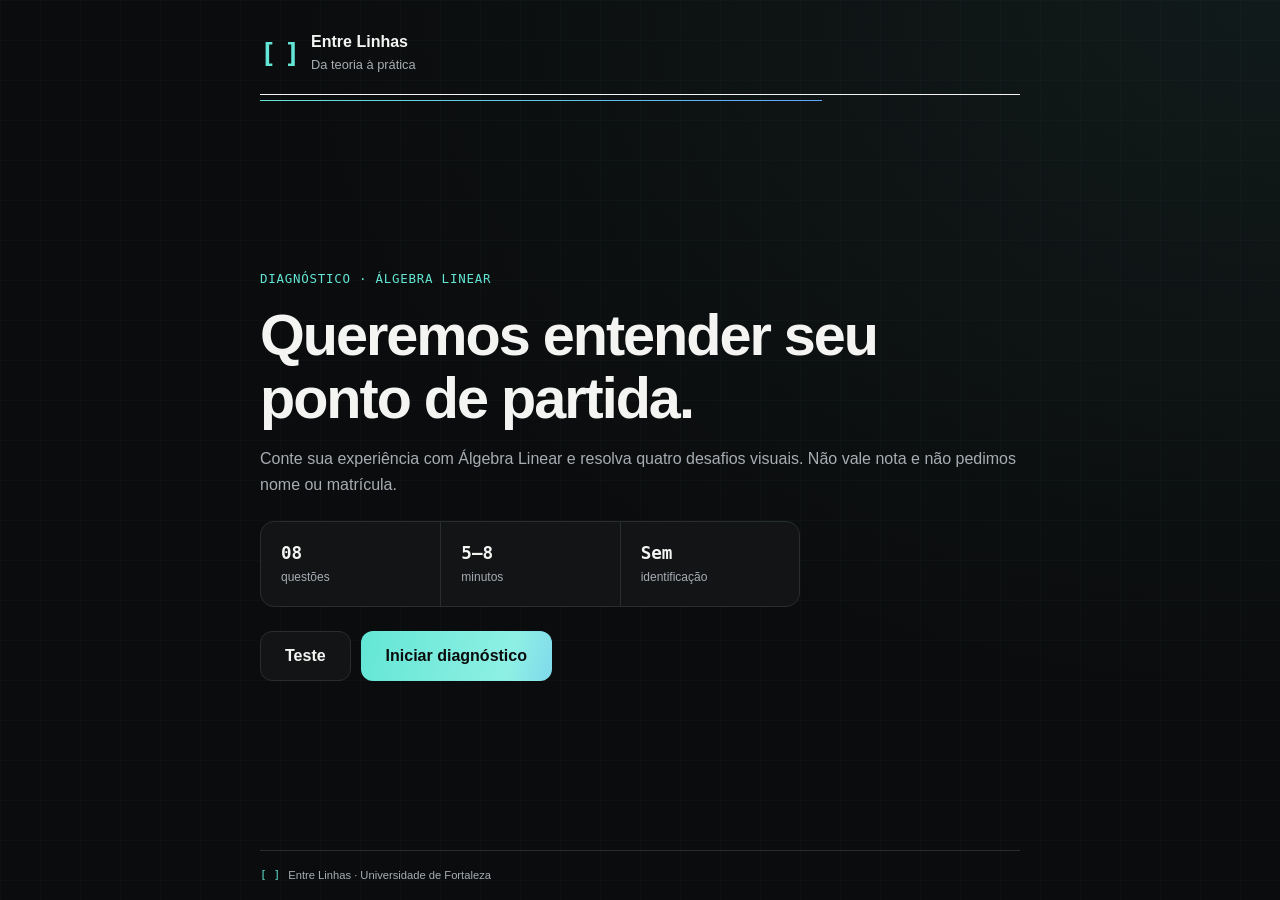
<file: diagnostico/index.html>
<!doctype html>
<html lang="pt-BR">
  <head>
    <meta charset="UTF-8" />
    <meta name="viewport" content="width=device-width, initial-scale=1, viewport-fit=cover" />
    <meta name="theme-color" content="#0b0c0d" />
    <meta
      name="description"
      content="Questionário diagnóstico do projeto Entre Linhas sobre aplicações de Álgebra Linear na Computação."
    />
    <title>Diagnóstico | Entre Linhas</title>
    <link
      rel="icon"
      type="image/svg+xml"
      href="data:image/svg+xml,%3Csvg xmlns='http://www.w3.org/2000/svg' viewBox='0 0 64 64'%3E%3Crect width='64' height='64' rx='12' fill='%230b0c0d'/%3E%3Cpath d='M24 15H16v34h8M40 15h8v34h-8' fill='none' stroke='%2363e6d5' stroke-width='5' stroke-linecap='square'/%3E%3C/svg%3E"
    />
    <link rel="stylesheet" href="styles.css?v=6-loop" />
    <link rel="stylesheet" href="motion-player.css?v=5-topics" />
  </head>
  <body>
    <main class="app-shell">
      <header class="brand-header" aria-label="Entre Linhas">
        <div class="brand-mark" aria-hidden="true">[ ]</div>
        <div>
          <p class="brand-name">Entre Linhas</p>
          <p class="brand-signature">Da teoria à prática</p>
        </div>
      </header>

      <div class="parallel-lines" aria-hidden="true">
        <span></span>
        <span></span>
      </div>

      <section class="screen screen--start" id="start-screen" aria-labelledby="start-title">
        <p class="eyebrow">Diagnóstico · Álgebra Linear</p>
        <h1 id="start-title">Queremos entender seu ponto de partida.</h1>
        <p class="lead">
          Conte sua experiência com Álgebra Linear e resolva quatro desafios visuais.
          Não vale nota e não pedimos nome ou matrícula.
        </p>

        <div class="facts" aria-label="Informações do questionário">
          <div class="fact">
            <span class="fact-value">08</span>
            <span class="fact-label">questões</span>
          </div>
          <div class="fact">
            <span class="fact-value">5–8</span>
            <span class="fact-label">minutos</span>
          </div>
          <div class="fact">
            <span class="fact-value">Sem</span>
            <span class="fact-label">identificação</span>
          </div>
        </div>

        <div class="start-actions">
          <a class="button button--secondary" href="teste.html">Teste</a>
          <button class="button button--primary" id="start-button" type="button">
            Iniciar diagnóstico
          </button>
        </div>
      </section>

      <section class="screen screen--quiz" id="quiz-screen" aria-labelledby="question-title" hidden>
        <div class="quiz-status">
          <p class="eyebrow" id="question-number">Questão 1 de 8</p>
          <p class="progress-value" id="progress-value">0 de 8 etapas</p>
        </div>
        <div
          class="progress-track"
          role="progressbar"
          aria-label="Progresso do questionário"
          aria-valuemin="0"
          aria-valuemax="100"
          aria-valuenow="0"
        >
          <span class="progress-bar" id="progress-bar"></span>
        </div>

        <form id="quiz-form" novalidate>
          <fieldset class="question-fieldset" id="question-fieldset">
            <legend id="question-title" tabindex="-1">Carregando pergunta...</legend>
            <p class="question-topic eyebrow" id="question-topic" hidden></p>
            <p class="question-hint" id="question-hint"></p>
            <div class="question-visual" id="question-visual" hidden></div>
            <div class="options" id="options"></div>
          </fieldset>

          <div class="followup-field" id="topics-followup" hidden>
            <label for="topics-detail">Quais tópicos? Cite uma aplicação que você associa a pelo menos um deles.</label>
            <textarea id="topics-detail" rows="3" maxlength="1000" placeholder="Ex.: matrizes para transformar objetos em um jogo." aria-describedby="topics-help"></textarea>
            <p id="topics-help">Complemento opcional.</p>
          </div>

          <section class="answer-feedback" id="answer-feedback" aria-labelledby="feedback-title" hidden>
            <p class="eyebrow" id="feedback-kicker"></p>
            <h2 id="feedback-title" tabindex="-1"></h2>
            <p class="feedback-description" id="feedback-description"></p>
            <div class="motion-legend"><span class="initial-key">Referência</span><span>Cor: resultado da alternativa</span></div>
            <div class="feedback-comparison" id="feedback-comparison"></div>
            <p class="feedback-note">Sua primeira resposta foi mantida no diagnóstico.</p>
          </section>

          <p class="validation-message" id="validation-message" aria-live="polite"></p>

          <div class="quiz-actions">
            <button class="button button--secondary" id="previous-button" type="button">
              Voltar
            </button>
            <button class="button button--primary" id="next-button" type="submit">
              Próxima questão
            </button>
          </div>
        </form>
      </section>

      <section
        class="screen screen--complete"
        id="complete-screen"
        aria-labelledby="complete-title"
        hidden
      >
        <div class="completion-mark" aria-hidden="true">[✓]</div>
        <p class="eyebrow">Diagnóstico concluído</p>
        <h1 id="complete-title">Obrigado pela participação.</h1>
        <p class="lead" id="completion-description">Agora, acompanhe a apresentação do projeto Entre Linhas.</p>
        <p class="local-note" id="save-status" role="status"></p>
        <div class="response-code">
          <span>Código desta resposta</span>
          <strong id="response-code">—</strong>
        </div>
        <a class="button button--secondary home-link" href="index.html">Voltar ao início</a>
      </section>

      <footer class="site-footer">
        <span>[ ]</span>
        <span>Entre Linhas · Universidade de Fortaleza</span>
      </footer>
    </main>

    <script src="motion-player.js?v=5-topics"></script>
    <script src="applied-player.js?v=5-topics"></script>
    <script src="app.js?v=6-loop"></script>
  </body>
</html>
</file>
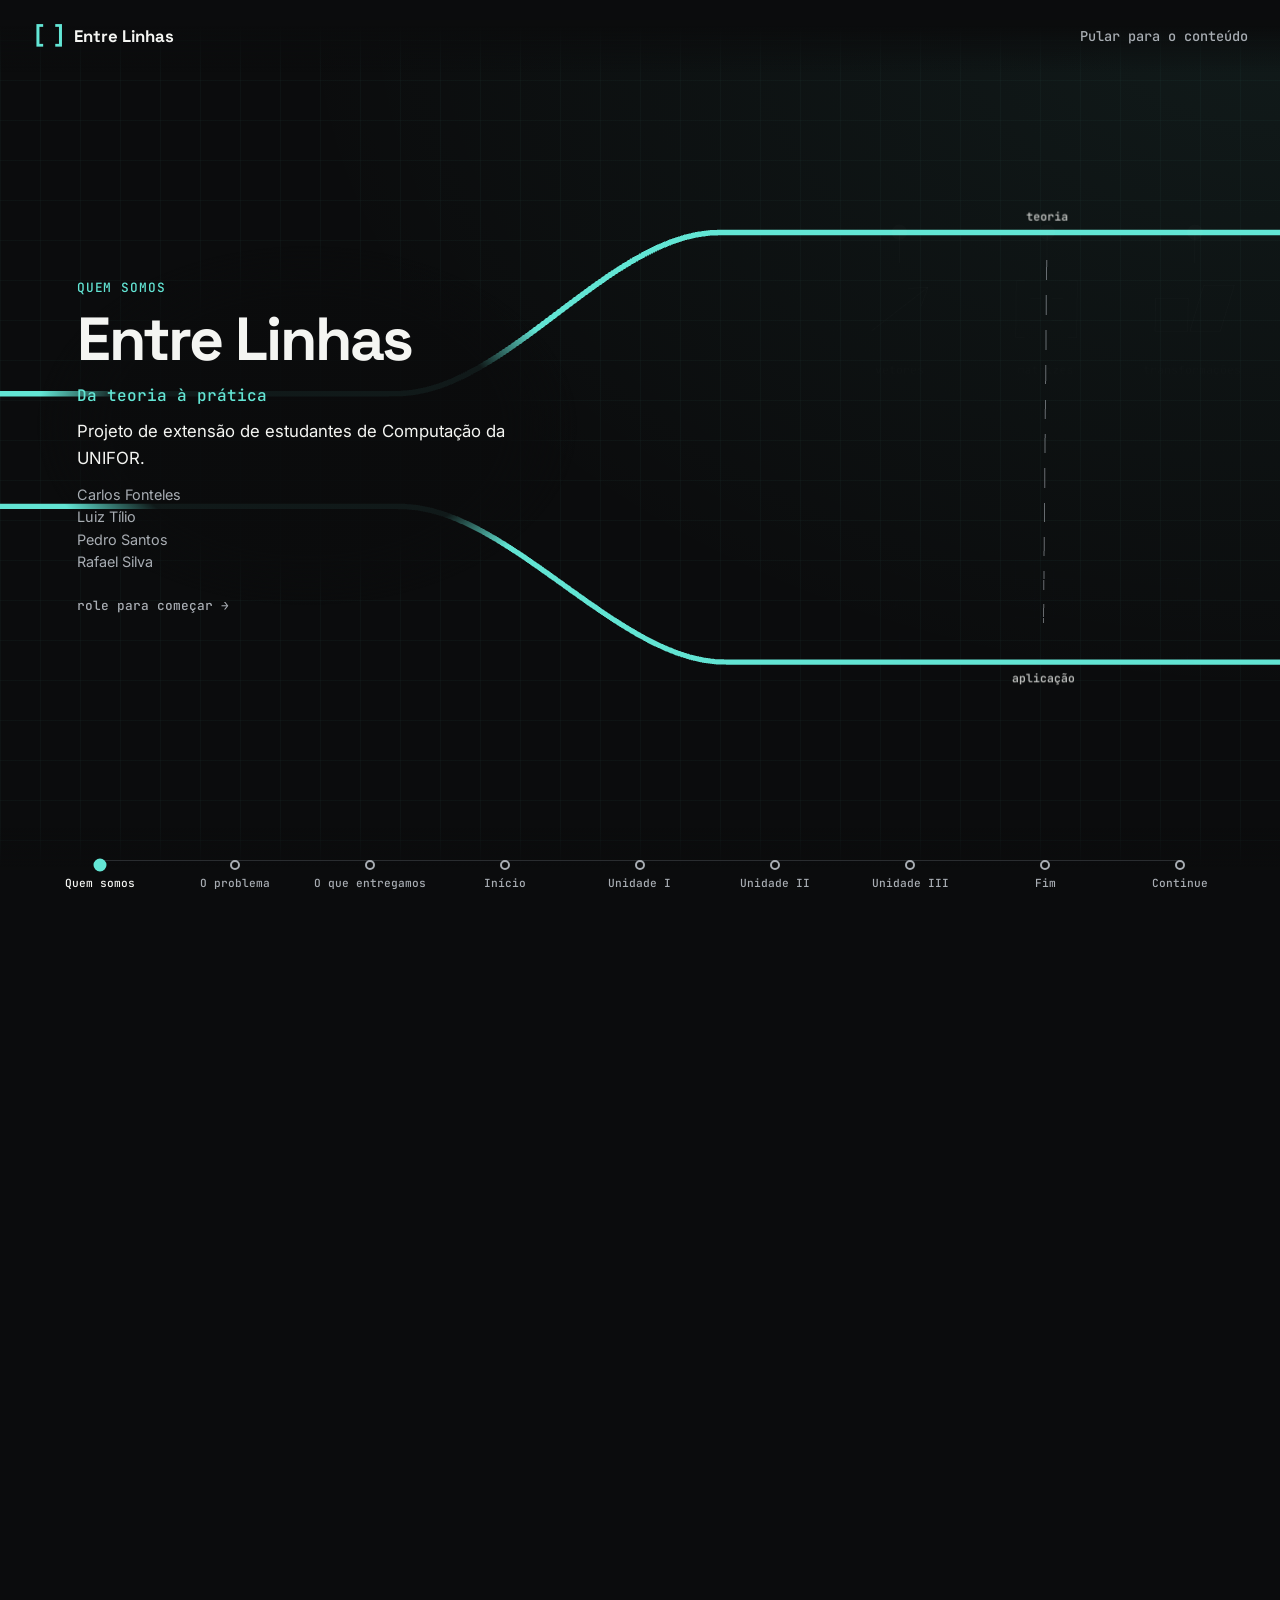
<file: experiencia/index.html>
<!doctype html>
<html lang="pt-BR">
<head>
<meta charset="utf-8"><meta name="viewport" content="width=device-width, initial-scale=1"><meta name="theme-color" content="#0b0c0d">
<title>Entre Linhas — Experiência</title>
<meta name="description" content="Uma viagem pelo Entre Linhas em 9 estações: o problema, o que entregamos e três casos de Álgebra Linear para mexer em 3D.">
<link rel="icon" href="data:image/svg+xml,%3Csvg xmlns='http://www.w3.org/2000/svg' viewBox='0 0 64 64'%3E%3Crect width='64' height='64' rx='12' fill='%230b0c0d'/%3E%3Cpath d='M24 15H16v34h8M40 15h8v34h-8' fill='none' stroke='%2363e6d5' stroke-width='5'/%3E%3C/svg%3E">
<link rel="preconnect" href="https://fonts.googleapis.com"><link rel="preconnect" href="https://fonts.gstatic.com" crossorigin>
<link rel="stylesheet" href="https://fonts.googleapis.com/css2?family=Inter:wght@400;500;600&family=JetBrains+Mono:wght@400;600&family=Space+Grotesk:wght@500;600;700&display=swap">
<link rel="stylesheet" href="experiencia.css">
<script type="module" src="experiencia.js"></script>
</head>
<body>
<header class="topo">
  <a class="marca" href="../"><span class="marca-simbolo" aria-hidden="true">[ ]</span><strong>Entre Linhas</strong></a>
  <a class="pular" href="#s8" data-estacao="8">Pular para o conteúdo</a>
</header>

<main class="trilha" id="trilha">
  <span class="parada" id="s0" style="top:0vh"></span>
  <span class="parada" id="s1" style="top:100vh"></span>
  <span class="subparada" style="top:200vh"></span>
  <span class="subparada" style="top:300vh"></span>
  <span class="subparada" style="top:400vh"></span>
  <span class="parada" id="s2" style="top:500vh"></span>
  <span class="subparada" style="top:600vh"></span>
  <span class="subparada" style="top:700vh"></span>
  <span class="subparada" style="top:800vh"></span>
  <span class="subparada" style="top:900vh"></span>
  <span class="parada" id="s3" style="top:1000vh"></span>
  <span class="parada" id="s4" style="top:1100vh"></span>
  <span class="subparada" style="top:1200vh"></span>
  <span class="subparada" style="top:1300vh"></span>
  <span class="subparada" style="top:1400vh"></span>
  <span class="subparada" style="top:1500vh"></span>
  <span class="parada" id="s5" style="top:1600vh"></span>
  <span class="subparada" style="top:1700vh"></span>
  <span class="subparada" style="top:1800vh"></span>
  <span class="subparada" style="top:1900vh"></span>
  <span class="subparada" style="top:2000vh"></span>
  <span class="parada" id="s6" style="top:2100vh"></span>
  <span class="subparada" style="top:2200vh"></span>
  <span class="subparada" style="top:2300vh"></span>
  <span class="subparada" style="top:2400vh"></span>
  <span class="subparada" style="top:2500vh"></span>
  <span class="parada" id="s7" style="top:2600vh"></span>
  <span class="parada" id="s8" style="top:2700vh"></span>

  <div class="palco" id="palco">
    <canvas id="cena" aria-hidden="true"></canvas>
    <div class="rotulos" id="rotulos" aria-hidden="true"></div>

    <!-- 0 · Quem somos -->
    <section class="estacao" data-i="0" aria-labelledby="t0" tabindex="-1">
      <div class="texto">
        <p class="eyebrow">Quem somos</p>
        <h1 id="t0">Entre Linhas</h1>
        <p class="assinatura">Da teoria à prática</p>
        <p>Projeto de extensão de estudantes de Computação da UNIFOR.</p>
        <ul class="nomes">
          <li>Carlos Fonteles</li>
          <li>Luiz Tílio</li>
          <li>Pedro Santos</li>
          <li>Rafael Silva</li>
        </ul>
      </div>
      <div class="controles">
        <p class="dica">role para começar →</p>
      </div>
    </section>

    <!-- 1 · O problema -->
    <section class="estacao" data-i="1" aria-labelledby="t1" tabindex="-1">
      <div class="texto">
        <p class="eyebrow" id="p-eyebrow">O problema</p>
        <h2 id="t1">A teoria chega. A aplicação, nem sempre.</h2>
        <p id="p-corpo">A cadeira ensina a teoria com profundidade, mas quase não mostra onde ela aparece na Computação.</p>
      </div>
      <div class="controles">
        <p class="dica" id="p-dica">role para entrar no problema →</p>
      </div>
    </section>

    <!-- 2 · O que entregamos -->
    <section class="estacao" data-i="2" aria-labelledby="t2" tabindex="-1">
      <div class="texto">
        <p class="eyebrow">O que entregamos</p>
        <h2 id="t2">Um material aberto para fechar essa lacuna.</h2>
        <ol class="entregas">
          <li>Documentação por unidade da ementa</li>
          <li>33 demonstrações interativas</li>
          <li>Quizzes e termômetro</li>
          <li>Aula presencial e aulas gravadas</li>
        </ol>
        <p class="selo">ODS 4 · Educação de Qualidade</p>
      </div>
    </section>

    <!-- 3 · Início -->
    <section class="estacao" data-i="3" aria-labelledby="t3" tabindex="-1">
      <div class="texto">
        <p class="eyebrow">Início</p>
        <h2 id="t3">Agora mexa você.</h2>
        <p>Três unidades da cadeira, três produtos que você usa todo dia: Netflix, Instagram e Google.</p>
      </div>
    </section>

    <!-- 4 · Unidade I -->
    <section class="estacao" data-i="4" aria-labelledby="t4" tabindex="-1">
      <div class="texto">
        <p class="eyebrow">Unidade I · caso real: Netflix</p>
        <h2 id="t4">Como a Netflix adivinha a nota que você daria?</h2>
        <p>Em 2009 ela pagou US$ 1 milhão à equipe que melhorou essa previsão em 10%. Uma das ideias centrais cabe em uma matriz.</p>
      </div>
      <div class="controles">
        <div class="notas" id="notas" role="group" aria-label="Suas notas"></div>
        <p class="leitura" id="leitura-notas" aria-live="polite"></p>
        <div class="botoes links">
          <a class="link-seta" href="../#regressao-linear">Ver mínimos quadrados →</a>
          <a class="fonte" href="https://ieeexplore.ieee.org/document/5197422" target="_blank" rel="noopener noreferrer">fonte: equipe vencedora, 2009</a>
        </div>
      </div>
    </section>

    <!-- 5 · Unidade II -->
    <section class="estacao" data-i="5" aria-labelledby="t5" tabindex="-1">
      <div class="texto">
        <p class="eyebrow">Unidade II · caso real: Instagram</p>
        <h2 id="t5">Por que o Explorar mostra contas que você nem segue?</h2>
        <p>Em 2019 a engenharia do Instagram explicou a base: cada conta vira um vetor, e o sistema procura os vetores vizinhos dos que você curte.</p>
      </div>
      <div class="controles">
        <div class="deslizadores">
          <label class="deslizador"><span>seu gosto</span><input type="range" id="gosto" min="0" max="90" step="1" value="25" aria-describedby="gosto-v"><output id="gosto-v" class="valor"></output></label>
        </div>
        <p class="leitura" id="leitura-explorar" aria-live="polite"></p>
        <div class="botoes links">
          <a class="link-seta" href="../#produto-escalar">Ver produto escalar →</a>
          <a class="fonte" href="https://ai.meta.com/blog/powered-by-ai-instagrams-explore-recommender-system/" target="_blank" rel="noopener noreferrer">fonte: Meta AI, 2019</a>
        </div>
      </div>
    </section>

    <!-- 6 · Unidade III -->
    <section class="estacao" data-i="6" aria-labelledby="t6" tabindex="-1">
      <div class="texto">
        <p class="eyebrow">Unidade III · caso real: Google</p>
        <h2 id="t6">Como o Google decide quem aparece primeiro?</h2>
        <p>Em 1998 dois estudantes propuseram medir a importância de uma página pelos links que ela recebe. Chamaram de PageRank.</p>
      </div>
      <div class="controles">
        <p class="dica">toque em uma página: ela ganha um link</p>
        <div class="ranking" id="ranking" aria-label="Ranking das 5 páginas"></div>
        <p class="leitura pequena" id="leitura-rank" aria-live="polite"></p>
        <div class="botoes">
          <button type="button" class="btn" id="recomecar">Recomeçar</button>
          <a class="link-seta" href="../#autovalores/demonstracoes">Entender o autovetor →</a>
          <a class="fonte" href="http://infolab.stanford.edu/~backrub/google.html" target="_blank" rel="noopener noreferrer">fonte: Brin e Page, 1998</a>
        </div>
      </div>
    </section>

    <!-- 7 · Fim -->
    <section class="estacao" data-i="7" aria-labelledby="t7" tabindex="-1">
      <div class="texto">
        <p class="eyebrow">Fim</p>
        <h2 id="t7">Tudo isso era Álgebra Linear.</h2>
        <p>Netflix, Instagram e Google. A mesma cadeira.</p>
        <ul class="selos">
          <li>Unidade I ✓</li>
          <li>Unidade II ✓</li>
          <li>Unidade III ✓</li>
        </ul>
      </div>
    </section>

    <!-- 8 · Continue -->
    <section class="estacao" data-i="8" aria-labelledby="t8" tabindex="-1">
      <div class="texto">
        <p class="eyebrow">Continue</p>
        <h2 id="t8">Qual é o seu ponto de partida?</h2>
        <a class="btn primario" href="../#diagnostico">Fazer o termômetro</a>
      </div>
      <div class="controles">
        <nav class="saidas" aria-label="Materiais do Entre Linhas">
          <div class="saida larga">
            <span class="saida-titulo">Documentação teórica</span>
            <span class="saida-links"><a href="../#vetores-matrizes">Unidade I</a><a href="../#produto-escalar">Unidade II</a><a href="../#autovalores">Unidade III</a></span>
          </div>
          <a class="saida" href="../#areas">Documentação prática</a>
          <a class="saida" href="../#areas/casos-reais">Casos reais</a>
          <a class="saida" href="../#sistemas-lineares/quiz">Quizzes por conteúdo</a>
          <a class="saida" href="https://www.youtube.com/@EntreLinhas314" target="_blank" rel="noopener noreferrer">Canal no YouTube <em>Aulas gravadas</em></a>
          <a class="saida" href="../#sobre">Quem somos</a>
        </nav>
      </div>
    </section>
  </div>
</main>

<nav class="barra" aria-label="Estações">
  <p class="barra-atual" id="barra-atual" aria-hidden="true">Quem somos</p>
  <ol class="barra-lista">
    <li><a href="#s0" data-estacao="0"><span class="ponto"></span><span class="rotulo-barra">Quem somos</span></a></li>
    <li><a href="#s1" data-estacao="1"><span class="ponto"></span><span class="rotulo-barra">O problema</span></a></li>
    <li><a href="#s2" data-estacao="2"><span class="ponto"></span><span class="rotulo-barra">O que entregamos</span></a></li>
    <li><a href="#s3" data-estacao="3"><span class="ponto"></span><span class="rotulo-barra">Início</span></a></li>
    <li><a href="#s4" data-estacao="4"><span class="ponto"></span><span class="rotulo-barra">Unidade I</span></a></li>
    <li><a href="#s5" data-estacao="5"><span class="ponto"></span><span class="rotulo-barra">Unidade II</span></a></li>
    <li><a href="#s6" data-estacao="6"><span class="ponto"></span><span class="rotulo-barra">Unidade III</span></a></li>
    <li><a href="#s7" data-estacao="7"><span class="ponto"></span><span class="rotulo-barra">Fim</span></a></li>
    <li><a href="#s8" data-estacao="8"><span class="ponto"></span><span class="rotulo-barra">Continue</span></a></li>
  </ol>
  <span class="barra-trilho" aria-hidden="true"><span class="barra-preenchida" id="barra-preenchida"></span></span>
</nav>
</body>
</html>
</file>
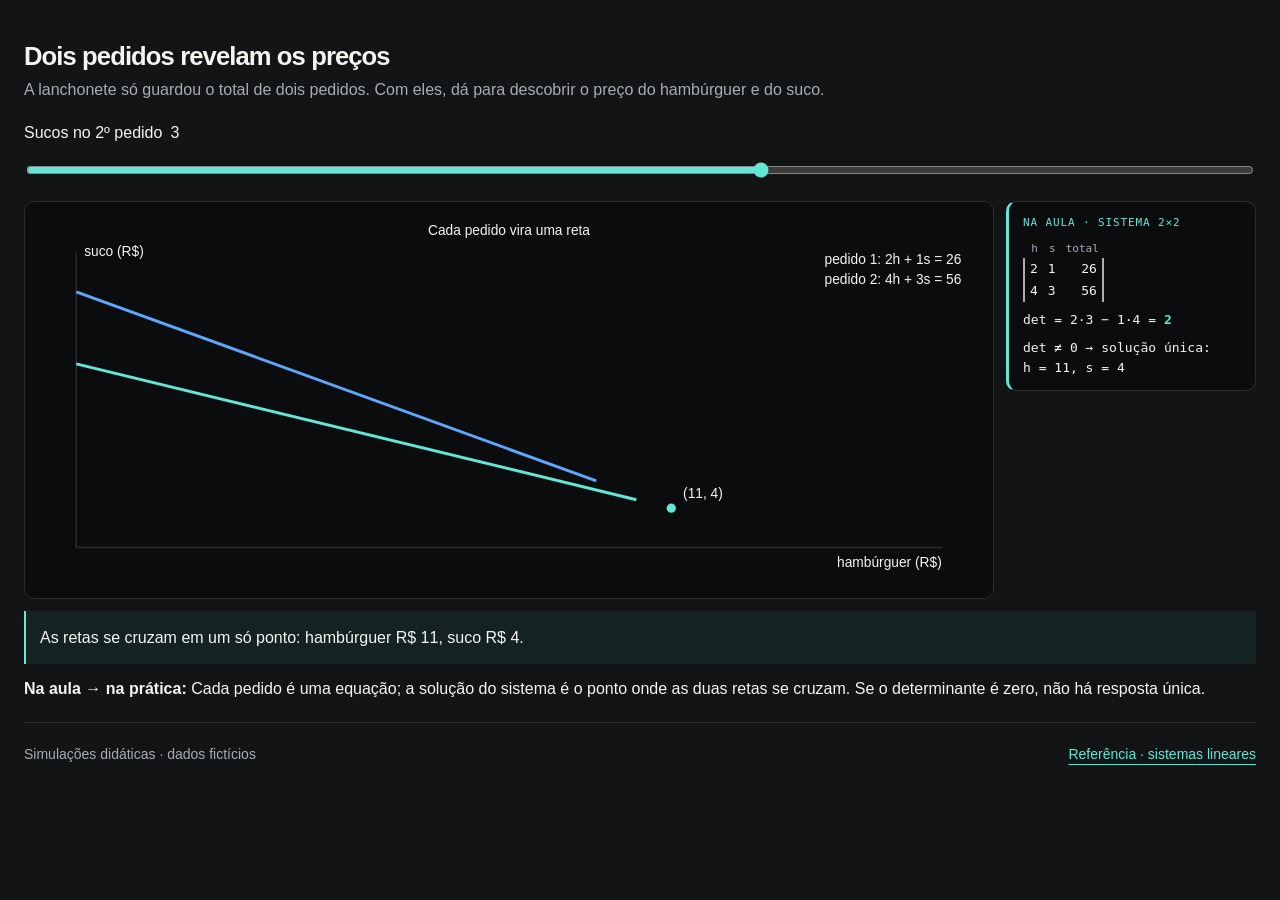
<file: lab/index.html>
<!doctype html><html lang="pt-BR"><head><meta charset="utf-8"><meta name="viewport" content="width=device-width,initial-scale=1"><title>Demonstração | Entre Linhas</title><link rel="stylesheet" href="../styles.css"><link rel="stylesheet" href="lab.css"></head><body><div id="entre-linhas-algebra" lang="pt-BR">
  <div class="text-small text-muted el-eyebrow">ENTRE LINHAS · DA TEORIA À PRÁTICA</div>
  <div class="viz-controls">
    <label class="form-label">Tópico<select class="form-select" id="el-topic"></select></label>
    <label class="form-label">Aplicação<select class="form-select" id="el-example"></select></label>
  </div>
  <h2 id="el-title"></h2>
  <div id="el-application" class="text-muted"></div>
  <div id="el-controls" class="viz-controls"></div>
  <div class="el-view">
    <div id="el-stage"></div>
    <aside id="el-math" aria-live="off" hidden><div class="el-math-label"></div><div class="el-math-body"></div></aside>
  </div>
  <div id="el-status" aria-live="polite" class="tabular-nums"></div>
  <div id="el-connection"></div>
  <hr>
  <div class="viz-row el-navigation">
    <button class="btn" type="button" id="el-prev"><i data-lucide="arrow-left" aria-hidden="true"></i> Anterior</button>
    <span class="text-small tabular-nums" id="el-progress"></span>
    <button class="btn btn-primary" type="button" id="el-next">Próximo <i data-lucide="arrow-right" aria-hidden="true"></i></button>
  </div>
  <div class="viz-row el-foot text-small text-muted">
    <span>Simulações didáticas · dados fictícios</span>
    <a id="el-source" target="_blank" rel="noopener noreferrer">Referência do método</a>
  </div>
</div>
<style>
#entre-linhas-algebra { color:var(--foreground); width:100%; }
#entre-linhas-algebra .el-eyebrow { margin:0 0 18px; padding-right:94px; }
#entre-linhas-algebra h2 { margin:18px 0 5px; }
#entre-linhas-algebra #el-controls { margin-top:18px; }
#entre-linhas-algebra #el-stage { width:100%; min-width:0; }
#entre-linhas-algebra .el-scene { display:block; width:100%; overflow:visible; }
#entre-linhas-algebra .el-scene text { fill:var(--foreground); font-size:14px; }
#entre-linhas-algebra .el-view { display:grid; grid-template-columns:minmax(0,1fr); gap:12px; }
@media (min-width:760px) { #entre-linhas-algebra .el-view.has-math { grid-template-columns:minmax(0,1fr) 250px; } }
#entre-linhas-algebra #el-math { border:1px solid var(--border); border-left:3px solid var(--viz-series-1); border-radius:10px; padding:12px 14px; font-family:"JetBrains Mono",ui-monospace,SFMono-Regular,Menlo,monospace; font-size:13px; line-height:1.55; overflow-x:auto; align-self:start; }
#entre-linhas-algebra #el-math[hidden] { display:none; }
#entre-linhas-algebra .el-math-label { font-family:inherit; font-size:11px; letter-spacing:.08em; text-transform:uppercase; color:var(--viz-series-1); margin-bottom:8px; }
#entre-linhas-algebra .el-math-body p { margin:8px 0 0; }
#entre-linhas-algebra .el-math-body .muted { color:var(--muted-foreground); }
#entre-linhas-algebra .el-math-body .hot { color:var(--viz-series-1); font-weight:700; }
#entre-linhas-algebra .el-mat { border-collapse:separate; border-spacing:0; margin:2px 0; font-variant-numeric:tabular-nums; }
#entre-linhas-algebra .el-mat td, #entre-linhas-algebra .el-mat th { padding:1px 5px; text-align:right; font-weight:400; }
#entre-linhas-algebra .el-mat th { color:var(--muted-foreground); font-size:11px; }
#entre-linhas-algebra .el-mat td.bl { border-left:2px solid var(--muted-foreground); }
#entre-linhas-algebra .el-mat td.br { border-right:2px solid var(--muted-foreground); }
#entre-linhas-algebra .el-mat td.on { background:rgba(99,230,213,.18); color:var(--viz-series-1); font-weight:700; }
#entre-linhas-algebra .el-mat td.row { background:rgba(94,167,255,.14); }
#entre-linhas-algebra .el-scene .el-muted { fill:var(--muted-foreground); }
#entre-linhas-algebra #el-status { margin-top:12px; min-height:22px; overflow-wrap:anywhere; }
#entre-linhas-algebra #el-connection { margin-top:12px; overflow-wrap:anywhere; }
#entre-linhas-algebra .el-navigation { justify-content:space-between; }
#entre-linhas-algebra .el-foot { margin-top:14px; justify-content:space-between; }
#entre-linhas-algebra #el-application { overflow-wrap:anywhere; }
</style>
<script src="d3.min.js"></script>
<script>
(() => {
  const root = document.getElementById('entre-linhas-algebra');
  const stage = root.querySelector('#el-stage');
  const controls = root.querySelector('#el-controls');
  const status = root.querySelector('#el-status');
  const topicInput = root.querySelector('#el-topic');
  const exampleInput = root.querySelector('#el-example');
  const previous = root.querySelector('#el-prev');
  const next = root.querySelector('#el-next');
  const mathBox = root.querySelector('#el-math');
  const demos = [];
  const LOOP_HOLD = 900;
  const num = (v, digits = 2) => typeof v === 'number' ? Number(v).toLocaleString('pt-BR', {maximumFractionDigits:digits}) : v;
  let index = 0, generation = 0, frame = null, redraw = null, inputCounter = 0;
  const ns = 'http://www.w3.org/2000/svg';
  const reduced = matchMedia('(prefers-reduced-motion: reduce)');
  function element(tag, attrs, parent, text, svg = false) {
    const node = svg ? document.createElementNS(ns,tag) : document.createElement(tag);
    for (const [key,value] of Object.entries(attrs || {})) node.setAttribute(key,String(value));
    if (text !== undefined) node.textContent = text;
    if (parent) parent.appendChild(node);
    return node;
  }
  function cancel() { if (frame !== null) cancelAnimationFrame(frame); frame = null; }
  function save() {
    const demo = demos[index];
    if (window.openai?.setWidgetState) window.openai.setWidgetState({modelContent:{topico:demo.topic,aplicacao:demo.title,exemplo:index+1,total:demos.length},privateContent:{demoId:demo.id}}).catch(()=>{});
  }
  function api() {
    const ownGeneration = generation;
    return {
      root:stage, controls,
      width:()=>Math.max(240,stage.clientWidth),
      svg() {
        const w = Math.max(240,stage.clientWidth), h = w < 450 ? 340 : 380;
        stage.replaceChildren();
        const svg = element('svg',{viewBox:`0 0 ${w} ${h}`,width:w,height:h,class:'el-scene',role:'img','aria-label':demos[index].title},stage,undefined,true);
        element('title',{},svg,demos[index].title,true);
        element('desc',{},svg,demos[index].application,true);
        return {svg,w,h};
      },
      el:(tag,attrs,parent,text)=>element(tag,attrs,parent,text,true),
      htmlElement:(tag,attrs,parent,text)=>element(tag,attrs,parent,text),
      status(text) { if (generation === ownGeneration) status.textContent = text; },
      onResize(fn) { redraw = fn; },
      cancel,
      animate(duration,onFrame,onDone) {
        cancel();
        if (reduced.matches || duration <= 0) { onFrame(1); onDone?.(); return; }
        const start = performance.now();
        function tick(now) {
          if (ownGeneration !== generation) return;
          // A frame's timestamp can precede the performance.now() captured above.
          // Keep every demo's progress in [0, 1], including that first frame.
          const p = Math.max(0,Math.min(1,(now-start)/duration));
          onFrame(p);
          if(p < 1) frame = requestAnimationFrame(tick);
          else { frame = null; onDone?.(); }
        }
        onFrame(0); frame = requestAnimationFrame(tick);
      },
      // Plays 0 → 1, holds the final frame for 0.9 s and starts again.
      // With yoyo it returns 1 → 0 (holding at both ends) instead of jumping back.
      loop(duration,onFrame,{yoyo=false}={}) {
        cancel();
        if (reduced.matches || duration <= 0) { onFrame(1); return; }
        const cycle = yoyo ? 2*(duration+LOOP_HOLD) : duration+LOOP_HOLD;
        let start = null, last = 0;
        function tick(now) {
          if (ownGeneration !== generation) return;
          if (start === null || now < start) start = now;
          const t = (now-start) % cycle;
          let p = Math.min(1,t/duration);
          if (yoyo && t >= duration+LOOP_HOLD) p = Math.max(0,1-(t-duration-LOOP_HOLD)/duration);
          if (p !== last) { last = p; onFrame(p); }
          frame = requestAnimationFrame(tick);
        }
        onFrame(0); frame = requestAnimationFrame(tick);
      },
      math(label,html) {
        if (generation !== ownGeneration) return;
        mathBox.hidden = false; mathBox.parentElement.classList.add('has-math'); mathBox.dataset.generation = String(generation);
        mathBox.querySelector('.el-math-label').textContent = 'Na aula · ' + label;
        mathBox.querySelector('.el-math-body').innerHTML = html;
      },
      // HTML for a bracketed matrix; mark(i,j) may return 'on' or 'row'.
      matrix(rows,{rowLabels,colLabels,mark,digits=2}={}) {
        let html = '<table class="el-mat">';
        if (colLabels) html += '<tr>'+(rowLabels?'<th></th>':'')+colLabels.map(c=>`<th>${c}</th>`).join('')+'</tr>';
        rows.forEach((row,i)=>{
          html += '<tr>'+(rowLabels?`<th>${rowLabels[i]}</th>`:'');
          row.forEach((v,j)=>{const cls=[j===0?'bl':'',j===row.length-1?'br':'',mark?.(i,j)||''].join(' ').trim();html+=`<td class="${cls}">${num(v,digits)}</td>`;});
          html += '</tr>';
        });
        return html+'</table>';
      },
      num,
      button(label,handler,{primary=false}={}) {
        const button = element('button',{type:'button',class:primary?'btn btn-primary':'btn'},controls,label);
        button.addEventListener('click',handler); return button;
      },
      range(label,min,max,step,value,onChange) {
        const id = `el-field-${++inputCounter}`;
        const wrap = element('label',{class:'form-label',for:id},controls);
        element('span',{},wrap,label+' ');
        const output = element('span',{class:'tabular-nums'},wrap,String(value));
        const input = element('input',{class:'form-range',id,type:'range',min,max,step,value},wrap);
        input.addEventListener('input',()=>{output.textContent=input.value;onChange(Number(input.value));});
        return input;
      },
      select(label,options,value,onChange) {
        const id = `el-field-${++inputCounter}`;
        const wrap = element('label',{class:'form-label',for:id},controls,label);
        const input = element('select',{class:'form-select',id},wrap);
        options.forEach(option=>element('option',{value:option.value},input,option.label));
        input.value=value; input.addEventListener('change',()=>onChange(input.value)); return input;
      }
    };
  }
  function show(i,persist=true) {
    cancel(); generation++; redraw = null;
    index = Math.max(0,Math.min(demos.length-1,i));
    const demo = demos[index];
    root.querySelector('#el-title').textContent = demo.title;
    root.querySelector('#el-application').textContent = demo.application;
    const connection = root.querySelector('#el-connection');
    connection.replaceChildren();
    element('strong',{},connection,'Na aula → na prática: ');
    element('span',{},connection,demo.connection || demo.topic);
    root.querySelector('#el-progress').textContent = `${index+1} / ${demos.length}`;
    const link = root.querySelector('#el-source');
    link.href = demo.source.url; link.textContent = demo.source.label;
    topicInput.value = demo.topic;
    exampleInput.replaceChildren();
    demos.filter(d=>d.topic===demo.topic).forEach((d,n)=>element('option',{value:d.id},exampleInput,`${n+1}. ${d.title}`));
    exampleInput.value = demo.id;
    previous.disabled = index===0; next.disabled=index===demos.length-1;
    controls.replaceChildren(); stage.replaceChildren(); status.textContent='';
    stage.removeAttribute('style');
    // Keep the panel's space while mounting so the first drawing uses the final stage width.
    mathBox.querySelector('.el-math-body').replaceChildren();
    demo.mount(api());
    if (mathBox.dataset.generation !== String(generation)) { mathBox.hidden = true; mathBox.parentElement.classList.remove('has-math'); }
    if (persist) save();
  }
  topicInput.addEventListener('change',()=>show(demos.findIndex(d=>d.topic===topicInput.value)));
  exampleInput.addEventListener('change',()=>show(demos.findIndex(d=>d.id===exampleInput.value)));
  previous.addEventListener('click',()=>show(index-1));
  next.addEventListener('click',()=>show(index+1));
  let lastWidth=0;
  new ResizeObserver(()=>{const w=stage.clientWidth;if(w!==lastWidth){lastWidth=w;redraw?.();}}).observe(stage);
  window.addEventListener('openai:set_globals',event=>{
    const state=event.detail?.globals?.widgetState;
    const id=state?.privateContent?.demoId;
    if(id && demos.some(d=>d.id===id) && demos[index]?.id!==id) show(demos.findIndex(d=>d.id===id),false);
  });
  window.AlgebraLab={
    register(demo){demos.push(demo);},
    select(id){const i=demos.findIndex(d=>d.id===id); if(i<0)throw new Error('Demonstração não encontrada');show(i);},
    start(){
      const order=['Grafos','Vetores e matrizes','Operações vetoriais e matriciais','NumPy','Regressão linear simples','Regressão linear múltipla','Regressão polinomial','Gradiente descendente','Computação Gráfica'];
      demos.sort((a,b)=>order.indexOf(a.topic)-order.indexOf(b.topic));
      [...new Set(demos.map(d=>d.topic))].forEach(topic=>element('option',{value:topic},topicInput,topic));
      const saved=decodeURIComponent(location.hash.slice(1)) || window.openai?.widgetState?.privateContent?.demoId;
      const found=demos.findIndex(d=>d.id===saved);
      show(found<0?0:found,false);
    },
    get catalog(){return demos.map(({id,topic,title,application,connection,source})=>({id,topic,title,application,connection,source}));}
  };
})();
</script>
<script src="grafos.js"></script><script src="fundamentos.js"></script><script src="regressoes.js"></script><script src="gradiente-grafica.js"></script><script src="sistemas-autovalores.js"></script><script>
window.AlgebraLab.start();
window.addEventListener('hashchange',()=>{try{window.AlgebraLab.select(decodeURIComponent(location.hash.slice(1)));}catch(e){document.getElementById('el-status').textContent=e.message;}});
function reportHeight(){if(parent!==window)parent.postMessage({type:'entre-linhas-height',height:Math.ceil(document.body.getBoundingClientRect().height)+30},location.origin);}
new ResizeObserver(reportHeight).observe(document.body);
reportHeight();
</script></body></html>
</file>
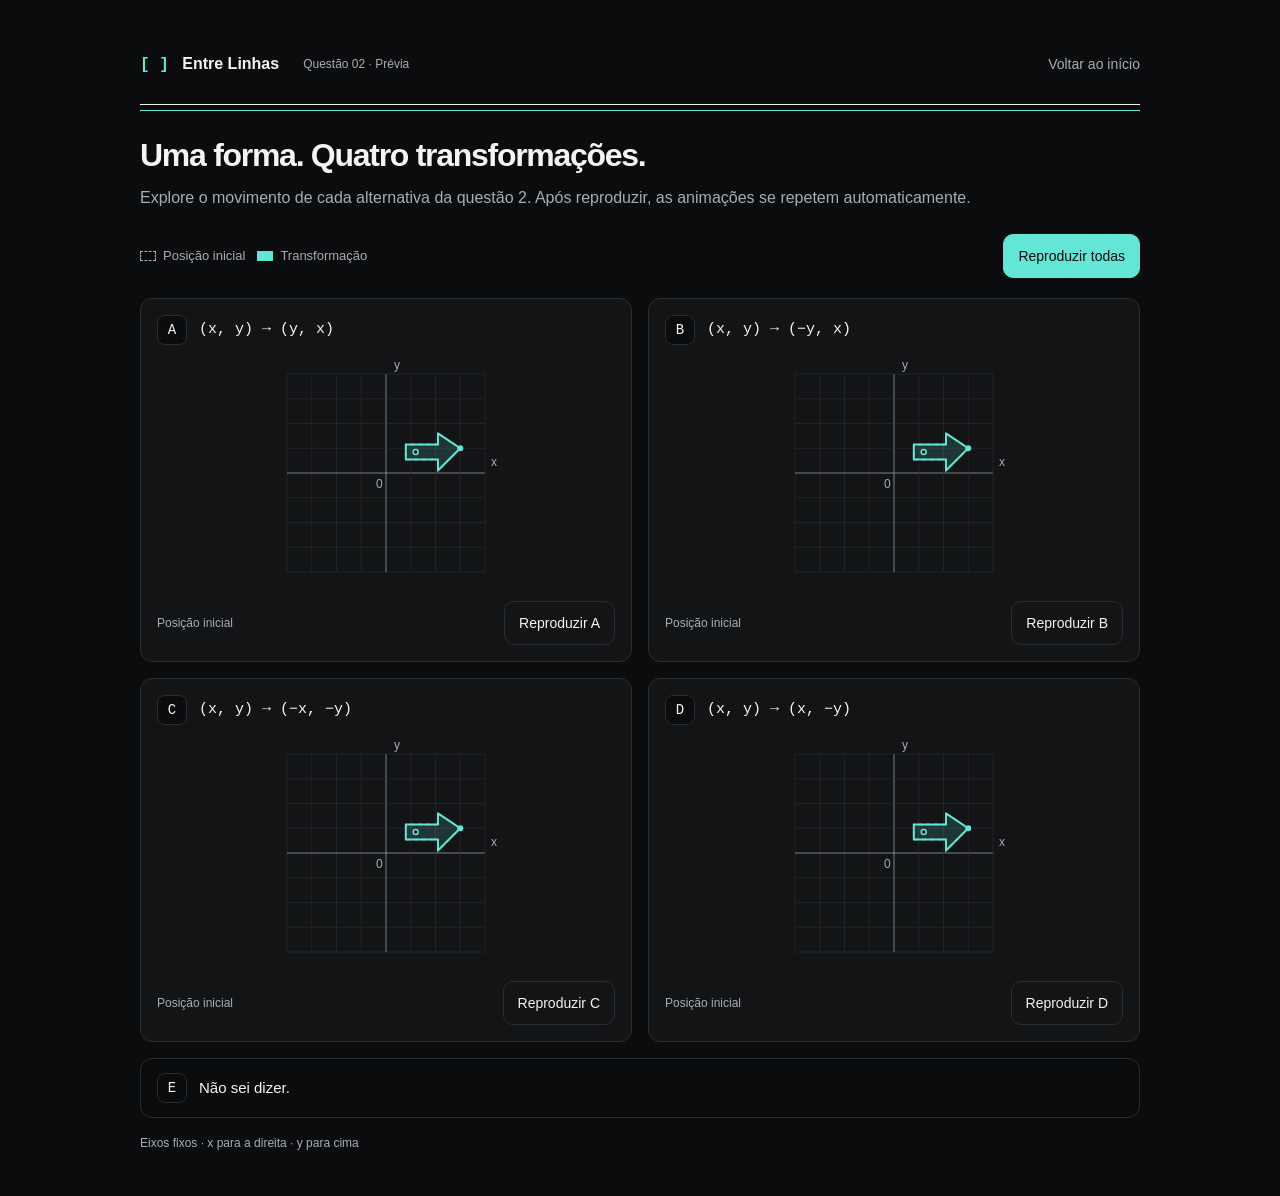
<file: diagnostico/teste.html>
<!doctype html>
<html lang="pt-BR">
<head>
  <meta charset="UTF-8">
  <meta name="viewport" content="width=device-width, initial-scale=1">
  <meta name="theme-color" content="#0b0c0d">
  <title>Teste de movimentos | Entre Linhas</title>
  <meta name="description" content="Prévia interativa das transformações da questão 2 do Entre Linhas.">
  <link rel="stylesheet" href="motion.css">
  <link rel="icon" type="image/svg+xml" href="data:image/svg+xml,%3Csvg xmlns='http://www.w3.org/2000/svg' viewBox='0 0 64 64'%3E%3Crect width='64' height='64' rx='12' fill='%230b0c0d'/%3E%3Cpath d='M24 15H16v34h8M40 15h8v34h-8' fill='none' stroke='%2363e6d5' stroke-width='5'/%3E%3C/svg%3E">
</head>
<body>
<main id="entre-linhas-motion-demo" lang="pt-BR">
  <header class="el-header">
    <span class="el-brand"><span aria-hidden="true">[ ]</span> Entre Linhas</span>
    <span class="el-kicker">Questão 02 · Prévia</span>
    <a class="el-back" href="./index.html">Voltar ao início</a>
  </header>
  <div class="el-lines" aria-hidden="true"></div>
  <h1>Uma forma. Quatro transformações.</h1>
  <p class="el-intro">Explore o movimento de cada alternativa da questão 2. Após reproduzir, as animações se repetem automaticamente.</p>
  <div class="el-toolbar">
    <div class="el-legend">
      <span><i class="el-dashed" aria-hidden="true"></i>Posição inicial</span>
      <span><i class="el-solid" aria-hidden="true"></i>Transformação</span>
    </div>
    <button class="el-primary cursor-interaction" type="button" data-play-all>Reproduzir todas</button>
  </div>
  <div class="el-grid" data-panels></div>
  <div class="el-unknown"><span class="el-letter">E</span><span>Não sei dizer.</span></div>
  <p class="el-footnote">Eixos fixos · x para a direita · y para cima</p>
</main>
<script src="motion.js?v=5-loop"></script>
</body>
</html>
</file>
<file: diagnostico/styles.css>
:root {
  --color-ink-950: #0b0c0d;
  --color-ink-900: #121416;
  --color-ink-850: #181b1e;
  --color-graphite-700: #2a2d30;
  --color-gray-400: #a8adb3;
  --color-paper-100: #f4f5f2;
  --color-vector-400: #63e6d5;
  --color-orbit-blue: #5ea7ff;
  --color-orbit-violet: #9d7dff;
  --font-display: "Space Grotesk", "Aptos", Arial, sans-serif;
  --font-body: "Inter", "Aptos", Arial, sans-serif;
  --font-mono: "JetBrains Mono", Consolas, monospace;
  --radius-control: 12px;
  color-scheme: dark;
}
* { box-sizing: border-box; }
html { min-height: 100%; background: var(--color-ink-950); }
body {
  min-width: 0;
  margin: 0;
  color: var(--color-paper-100);
  background:
    linear-gradient(rgba(99,230,213,.025) 1px, transparent 1px),
    linear-gradient(90deg, rgba(99,230,213,.025) 1px, transparent 1px),
    radial-gradient(ellipse at top right, rgba(99,230,213,.065), transparent 55%),
    var(--color-ink-950);
  background-size: 40px 40px, 40px 40px, auto, auto;
  font: 1rem/1.5 var(--font-body);
  -webkit-font-smoothing: antialiased;
}
button, input, textarea { font: inherit; }
button, a, label { -webkit-tap-highlight-color: transparent; }
button { cursor: pointer; }
[hidden] { display: none !important; }
.app-shell {
  width: min(100% - 32px, 760px);
  margin: 0 auto;
  min-height: 100vh;
  min-height: 100svh;
  padding: max(20px, env(safe-area-inset-top)) 0 max(16px, env(safe-area-inset-bottom));
  display: flex;
  flex-direction: column;
}
.brand-header { display: flex; align-items: center; gap: 12px; }
.brand-mark { color: var(--color-vector-400); font: 700 1.7rem/1 var(--font-mono); letter-spacing: -.16em; padding-right: 3px; }
.brand-name { margin: 0; font: 700 1rem/1.25 var(--font-display); }
.brand-signature { margin: 3px 0 0; color: var(--color-gray-400); font-size: .8rem; }
.parallel-lines { display: grid; gap: 5px; margin: 20px 0 0; }
.parallel-lines span { height: 1px; background: var(--color-paper-100); }
.parallel-lines span:last-child { width: 74%; background: linear-gradient(90deg, var(--color-vector-400),var(--color-orbit-blue),var(--color-vector-400)); background-size: 200% 100%; animation: line-flow 6s linear infinite; }
.screen { padding: 28px 0 20px; width: 100%; }
.screen--start, .screen--complete { margin-block: auto; padding-block: 32px; }
.screen--quiz { flex: 1; scroll-margin-top: 12px; }
.eyebrow { margin: 0; color: var(--color-vector-400); font: 500 .78rem/1.4 var(--font-mono); text-transform: uppercase; letter-spacing: .06em; }
h1 { margin: 16px 0; font: 700 clamp(2rem, 8vw, 2.75rem)/1.1 var(--font-display); letter-spacing: -.035em; }
.lead { margin: 0; color: var(--color-gray-400); font-size: 1rem; line-height: 1.6; }
.facts { display: grid; grid-template-columns: repeat(3,minmax(0,1fr)); margin: 24px 0; border: 1px solid var(--color-graphite-700); border-radius: 14px; background: var(--color-ink-900); }
.fact { min-width: 0; padding: 16px 10px; display: flex; flex-direction: column; gap: 3px; }
.fact + .fact { border-left: 1px solid var(--color-graphite-700); }
.fact-value { font: 600 1.1rem/1.3 var(--font-mono); }
.fact-label { color: var(--color-gray-400); font-size: .75rem; overflow-wrap: anywhere; }
.start-actions { display: grid; grid-template-columns: auto minmax(0,1fr); gap: 10px; }
.button { min-height: 50px; min-width: 0; border: 1px solid transparent; border-radius: var(--radius-control); padding: 12px 16px; font-size: 1rem; line-height: 1.3; font-weight: 600; transition: background-color .18s, border-color .18s; }
a.button { display: inline-flex; align-items: center; justify-content: center; text-decoration: none; }
.button--primary { color: var(--color-ink-950); background: linear-gradient(105deg,var(--color-vector-400),#8ef0e4,var(--color-orbit-blue),var(--color-vector-400)); background-size: 240% 100%; animation: button-flow 7s ease-in-out infinite; }
.button--secondary { color: var(--color-paper-100); background: var(--color-ink-900); border-color: var(--color-graphite-700); }
.button--secondary:hover { border-color: var(--color-gray-400); }
.button:disabled { cursor: not-allowed; opacity: .38; }
.button:focus-visible, a:focus-visible, textarea:focus-visible, .option:has(input:focus-visible) { outline: 3px solid var(--color-vector-400); outline-offset: 3px; }
.quiz-status { display: flex; align-items: center; justify-content: space-between; gap: 8px; }
.progress-value { margin: 0; color: var(--color-gray-400); font: .75rem/1.4 var(--font-mono); }
.progress-track { height: 4px; margin: 10px 0 24px; border-radius: 3px; overflow: hidden; background: var(--color-graphite-700); }
.progress-bar { display: block; height: 100%; width: 0; background: linear-gradient(90deg,var(--color-vector-400),var(--color-orbit-blue)); transition: width .2s; }
.question-fieldset { min-width: 0; border: 0; padding: 0; margin: 0; }
.question-fieldset legend { padding: 0; width: 100%; margin-bottom: 12px; font: 600 1.38rem/1.3 var(--font-display); letter-spacing: -.025em; }
.question-hint { margin: 0 0 20px; color: var(--color-gray-400); font-size: .9rem; line-height: 1.5; }
.question-topic { margin: 0 0 12px; }
.question-visual { margin-bottom: 20px; padding: 8px; border: 1px solid var(--color-graphite-700); border-radius: 14px; background: var(--color-ink-900); }
.question-visual .applied-plot, .answer-feedback .motion-plot.applied-plot { height: 250px; }
.question-fieldset legend:focus, #feedback-title:focus, #complete-title:focus { outline: none; }
.options { display: grid; gap: 10px; }
.option {
  position: relative; isolation: isolate; min-width: 0; min-height: 60px; padding: 13px 12px;
  display: flex; align-items: center; gap: 12px; border: 1px solid var(--color-graphite-700);
  border-radius: var(--radius-control); background: var(--color-ink-900); cursor: pointer;
  transition: border-color .15s, background .15s;
}
.option::before {
  content: ""; position: absolute; z-index: 2; inset: -1px; padding: 2px; border-radius: 12px;
  opacity: 0; pointer-events: none;
  background: conic-gradient(from var(--border-angle),transparent 205deg,var(--color-orbit-violet) 245deg,var(--color-orbit-blue) 285deg,var(--color-vector-400) 325deg,transparent);
  -webkit-mask: linear-gradient(#000 0 0) content-box,linear-gradient(#000 0 0);
  -webkit-mask-composite: xor; mask-composite: exclude;
}
.option:has(input:checked) { border-color: var(--color-vector-400); background: #142322; }
.option:has(input:checked)::before { opacity: 1; animation: border-loop 2.4s linear infinite; }
.option input { position: absolute; width: 1px; height: 1px; opacity: 0; }
.option-letter { flex: 0 0 28px; width: 28px; height: 28px; display: grid; place-items: center; border: 1px solid var(--color-graphite-700); border-radius: 8px; color: var(--color-gray-400); font: 500 .8rem var(--font-mono); }
.option:has(input:checked) .option-letter { color: var(--color-ink-950); background: var(--color-vector-400); border-color: var(--color-vector-400); }
.option-text { min-width: 0; font-size: 1rem; line-height: 1.4; overflow-wrap: anywhere; }
.formula { font-family: var(--font-mono); font-size: .98rem; }
.validation-message { margin: 12px 0 0; color: #ffb4ab; font-size: .875rem; }
.validation-message:empty { display: none; }
.quiz-actions {
  position: sticky; bottom: 0; z-index: 5; display: grid; grid-template-columns: auto minmax(0,1fr);
  gap: 10px; margin-top: 12px; padding: 18px 0 max(12px,env(safe-area-inset-bottom));
  background: linear-gradient(transparent,var(--color-ink-950) 14px);
}
.followup-field { display: grid; gap: 10px; margin-top: 24px; }
.followup-field label { font-size: 1rem; font-weight: 500; }
.followup-field textarea { width: 100%; min-height: 110px; resize: vertical; padding: 14px; color: var(--color-paper-100); background: var(--color-ink-900); border: 1px solid #596067; border-radius: 12px; font-size: 16px; }
.followup-field p { margin: 0; color: var(--color-gray-400); font-size: .85rem; }
.answer-feedback h2 { margin: 10px 0; font: 600 1.6rem/1.2 var(--font-display); letter-spacing: -.03em; }
.feedback-description { margin: 0 0 16px; color: var(--color-gray-400); font-size: 1rem; line-height: 1.5; }
.feedback-comparison { display: grid; grid-template-columns: 1fr; gap: 12px; }
.answer-feedback .motion-card--chosen { --motion-accent: #ffbe80; border-color: #705135; }
.answer-feedback .motion-card--correct { --motion-accent: var(--color-vector-400); border-color: #2e625c; }
.motion-card h3 { margin: 0; color: var(--motion-accent); font-size: .875rem; font-weight: 600; }
.motion-formula { margin: 5px 0 0; font: .95rem/1.5 var(--font-mono); }
.answer-feedback .motion-plot { height: 220px; }
.motion-caption { margin: 0; color: var(--color-gray-400); font-size: .8rem; }
.motion-legend { display: flex; flex-wrap: wrap; gap: 6px 14px; margin: 0 0 12px; color: var(--color-gray-400); font-size: .75rem; }
.initial-key { display: inline-flex; align-items: center; gap: 5px; }
.initial-key::before { content:""; display:block; width:12px; height:8px; border:1px dashed var(--color-gray-400); }
.feedback-note { margin: 12px 0 0; color: var(--color-gray-400); font-size: .8rem; }
.completion-mark { color: var(--color-vector-400); font: 600 3rem/1 var(--font-mono); margin-bottom: 20px; }
.local-note { color: var(--color-gray-400); font-size: .875rem; line-height: 1.5; }
.response-code { display: flex; flex-direction: column; gap: 5px; padding: 16px; margin: 24px 0; border: 1px solid var(--color-graphite-700); border-radius: 12px; background: var(--color-ink-900); }
.response-code span { color: var(--color-gray-400); font-size: .8rem; }
.response-code strong { color: var(--color-vector-400); font: 500 1rem var(--font-mono); }
.home-link { width: 100%; margin-top: 8px; }
.site-footer { display: flex; align-items: center; gap: 8px; border-top: 1px solid var(--color-graphite-700); padding-top: 16px; color: var(--color-gray-400); font-size: .7rem; }
.site-footer span:first-child { color: var(--color-vector-400); font-family: var(--font-mono); }
@property --border-angle { syntax: "<angle>"; initial-value: 0deg; inherits: false; }
@keyframes border-loop { to { --border-angle: 360deg; } }
@keyframes line-flow { to { background-position: -200% 0; } }
@keyframes button-flow { 0%,100% { background-position:0 50%; } 50% { background-position:100% 50%; } }
@media (min-width: 680px) {
  .app-shell { width: min(100% - 64px,760px); padding-top: 32px; }
  .screen { padding-block: 36px; }
  h1 { font-size: 3.6rem; max-width: 720px; }
  .question-fieldset legend { font-size: 1.8rem; }
  .facts { max-width: 540px; }
  .fact { padding: 20px; }
  .start-actions { display: flex; }
  .start-actions .button { padding-inline: 24px; }
  .quiz-actions { grid-template-columns: auto auto; justify-content: space-between; }
  .feedback-comparison { grid-template-columns: repeat(2,minmax(0,1fr)); }
  .feedback-comparison--single { grid-template-columns: 1fr; }
  .answer-feedback .motion-plot { height: 220px; }
  .answer-feedback h2 { font-size: 2rem; }
  .home-link { width: auto; }
}
@media (hover: hover) { .option:hover { border-color: #596067; } }
@media (prefers-reduced-motion: reduce) {
  *,*::before,*::after { animation: none !important; transition: none !important; scroll-behavior: auto !important; }
}
</file>
<file: diagnostico/motion-player.css>
.motion-card {
  min-width: 0;
  padding: 14px;
  border: 1px solid var(--color-graphite-700, #2a2d30);
  border-radius: 14px;
  background: var(--color-ink-900, #121416);
}

.motion-plot {
  display: block;
  width: 100%;
  min-width: 0;
  height: 200px;
  overflow: hidden;
}

.motion-gridline {
  stroke: var(--color-graphite-700, #2a2d30);
  stroke-width: .7;
}

.motion-axis {
  stroke: var(--color-gray-400, #a8adb3);
  stroke-width: 1;
  opacity: .7;
}

.motion-origin,
.motion-axis-label {
  fill: var(--color-gray-400, #a8adb3);
}

.motion-axis-label {
  font-family: var(--font-mono, Consolas, monospace);
  font-size: 13px;
}

.motion-reference {
  fill: none;
  stroke: var(--color-gray-400, #a8adb3);
  stroke-width: 1.5;
  stroke-dasharray: 4 4;
}

.motion-shape {
  fill: var(--motion-accent, #63e6d5);
  fill-opacity: .2;
  stroke: var(--motion-accent, #63e6d5);
  stroke-width: 2;
  stroke-linejoin: round;
}

.motion-tip {
  fill: var(--motion-accent, #63e6d5);
}

.motion-landmark {
  fill: var(--color-ink-900, #121416);
  stroke: var(--motion-accent, #63e6d5);
  stroke-width: 1.5;
}
</file>
<file: experiencia/experiencia.css>
/* Experiência Entre Linhas: linha do tempo em 9 estações (ver EXPERIENCIA-SPEC.md) */
:root{
  --ink-950:#0b0c0d;--ink-900:#121416;--graphite:#2a2d30;--gray:#a8adb3;--paper:#f4f5f2;
  --cyan:#63e6d5;--blue:#5ea7ff;--violet:#9d7dff;
  --font-display:"Space Grotesk","Aptos",Arial,sans-serif;
  --font-body:"Inter","Aptos",Arial,sans-serif;
  --font-mono:"JetBrains Mono",Consolas,monospace;
  --topo:64px;--barra:80px;
  color-scheme:dark;
}
*{box-sizing:border-box}
html{background:var(--ink-950);scroll-snap-type:y proximity;scroll-behavior:smooth}
@media (prefers-reduced-motion:reduce){html{scroll-behavior:auto}}
body{margin:0;color:var(--paper);font:1rem/1.6 var(--font-body);background:var(--ink-950);-webkit-font-smoothing:antialiased}
a{color:var(--cyan);text-underline-offset:5px}
button,input{font:inherit}
button{cursor:pointer}
button:disabled{cursor:default;opacity:.45}
a,button,input{-webkit-tap-highlight-color:transparent}
a:focus-visible,button:focus-visible,input:focus-visible,.estacao:focus-visible{outline:3px solid var(--cyan);outline-offset:4px}
.estacao:focus{outline:none}
h1,h2{font-family:var(--font-display);font-weight:700;line-height:1.12;letter-spacing:-.035em;margin:0 0 12px}
h1{font-size:clamp(2.4rem,1.6rem + 3.5vw,3.8rem)}
h2{font-size:clamp(1.45rem,1.05rem + 1.9vw,2.4rem)}
p{margin:0 0 12px}
.eyebrow{font:500 .8rem/1.5 var(--font-mono);letter-spacing:.07em;text-transform:uppercase;color:var(--cyan);margin:0 0 8px}

/* ---------- Topo ---------- */
.topo{position:fixed;inset:0 0 auto 0;height:var(--topo);z-index:10;display:flex;align-items:center;justify-content:space-between;gap:16px;padding:0 16px;background:linear-gradient(var(--ink-950) 35%,rgba(11,12,13,0))}
.marca{display:flex;align-items:center;gap:8px;min-height:48px;text-decoration:none;color:var(--paper)}
.marca-simbolo{color:var(--cyan);font:700 1.5rem/1 var(--font-mono);letter-spacing:-.16em;padding-right:4px}
.marca strong{font:700 1.05rem var(--font-display)}
.pular{display:inline-flex;align-items:center;min-height:48px;font:500 .85rem var(--font-mono);color:var(--gray);text-decoration:none}
.pular:hover{color:var(--paper)}

/* ---------- Trilha e palco ---------- */
.trilha{position:relative;height:2800vh;height:calc(2700vh + 100dvh)}
.parada,.subparada{position:absolute;left:0;width:1px;height:1px;scroll-snap-align:start}
.palco{position:sticky;top:0;height:100vh;height:100dvh;overflow:hidden;
  background:
    linear-gradient(rgba(99,230,213,.03) 1px,transparent 1px),
    linear-gradient(90deg,rgba(99,230,213,.03) 1px,transparent 1px),
    radial-gradient(ellipse at top right,rgba(99,230,213,.065),transparent 55%),
    var(--ink-950);
  background-size:40px 40px,40px 40px,auto,auto}
#cena{position:absolute;inset:0;width:100%;height:100%;display:block;touch-action:pan-y;z-index:0}
.sem-3d #cena{display:none}
.arrastavel #cena{cursor:grab}
.arrastando #cena{cursor:grabbing}
.sobre-no #cena{cursor:pointer}

.rotulos{position:absolute;inset:0;pointer-events:none;z-index:1}
.sem-3d .rotulos{display:none}
.rotulo3d{position:absolute;left:0;top:0;font:500 .78rem/1 var(--font-mono);color:var(--gray);white-space:nowrap;will-change:transform;opacity:0}
.rotulo3d.forte{color:var(--paper);font-weight:600}

/* ---------- Estações ---------- */
.estacao{position:absolute;inset:0;z-index:2;display:flex;flex-direction:column;
  padding:calc(var(--topo) + 4px) 16px calc(var(--barra) + 12px);
  pointer-events:none;visibility:hidden;opacity:0}
.estacao:not(.ativa) *{pointer-events:none!important}
.estacao.ativa :is(a,button,input,label,.saida){pointer-events:auto}
.texto,.controles{max-width:460px;width:100%}
.texto p:not(.eyebrow):not(.assinatura):not(.selo){color:var(--paper);font-size:.98rem}
.controles{margin-top:auto;display:grid;gap:12px}
.assinatura{font:500 1rem var(--font-mono);color:var(--cyan)}
.nomes{list-style:none;margin:0;padding:0;color:var(--gray);font-size:.9rem;line-height:1.55}
.dica{font:500 .8rem var(--font-mono);color:var(--gray);margin:0}
.entregas{margin:0 0 12px;padding:0;list-style:none;counter-reset:e;display:grid;gap:8px}
.entregas li{counter-increment:e;display:flex;gap:12px;align-items:baseline}
.entregas li::before{content:"0" counter(e);font:600 .8rem var(--font-mono);color:var(--cyan)}
.selo,.selos li{display:inline-flex;align-items:center;min-height:32px;padding:4px 12px;border:1px solid var(--graphite);border-radius:999px;background:var(--ink-900);font:500 .8rem var(--font-mono);color:var(--paper);margin:0}
.selos{list-style:none;margin:8px 0 0;padding:0;display:flex;flex-wrap:wrap;gap:8px}
.selos li{border-color:rgba(99,230,213,.45)}

/* Botões */
.btn{min-height:48px;padding:10px 18px;border:1px solid var(--graphite);border-radius:12px;display:inline-flex;align-items:center;justify-content:center;gap:8px;font-weight:600;font-size:.95rem;text-decoration:none;line-height:1.3;color:var(--paper);background:var(--ink-900)}
.btn:hover:not(:disabled){border-color:var(--gray)}
.btn.primario{color:var(--ink-950);background:var(--cyan);border-color:var(--cyan)}
.btn.primario:hover:not(:disabled){filter:brightness(1.08)}
.botoes{display:flex;flex-wrap:wrap;gap:8px;align-items:center}
.link-seta{display:inline-flex;align-items:center;min-height:48px;font-weight:500;font-size:.95rem}

/* Leituras */
.leitura{font:500 .88rem/1.5 var(--font-mono);color:var(--paper);margin:0;padding:8px 12px;border:1px solid var(--graphite);border-radius:12px;background:rgba(18,20,22,.86)}
.leitura.pequena{font-size:.78rem;color:var(--gray);padding:0;border:0;background:none}
.leitura .ok{color:var(--cyan)}
.leitura .falta{color:var(--violet)}
.equacoes{list-style:none;margin:0;padding:0;display:grid;gap:2px;font:500 .8rem/1.5 var(--font-mono);color:var(--gray)}
.equacoes li{display:flex;gap:8px;align-items:center}
.equacoes i{display:inline-block;width:10px;height:10px;border-radius:3px;flex:none}
.equacoes .mudou{color:var(--paper)}

/* Estação 5: deslizadores e matriz */
.deslizadores{display:grid;gap:0}
.deslizador{display:grid;grid-template-columns:72px 1fr 52px;align-items:center;gap:8px;font:500 .8rem var(--font-mono);color:var(--gray)}
.valor{text-align:right;color:var(--paper)}
input[type=range]{-webkit-appearance:none;appearance:none;width:100%;min-width:0;height:48px;margin:0;background:transparent;cursor:pointer;touch-action:pan-y}
input[type=range]::-webkit-slider-runnable-track{height:4px;border-radius:2px;background:var(--graphite)}
input[type=range]::-webkit-slider-thumb{-webkit-appearance:none;appearance:none;width:24px;height:24px;margin-top:-10px;border-radius:50%;background:var(--cyan);border:4px solid var(--ink-950);box-shadow:0 0 0 1px var(--cyan)}
input[type=range]::-moz-range-track{height:4px;border-radius:2px;background:var(--graphite)}
input[type=range]::-moz-range-thumb{width:16px;height:16px;border-radius:50%;background:var(--cyan);border:4px solid var(--ink-950)}
.matriz{display:flex;align-items:center;gap:12px;justify-self:start}
.matriz-nome{color:var(--gray)}
.matriz-corpo{display:grid;grid-template-columns:auto auto;column-gap:16px;padding:2px 10px;border-left:2px solid var(--paper);border-right:2px solid var(--paper);border-radius:4px;text-align:right}
.matriz-corpo .c1{color:var(--cyan)}
.matriz-corpo .c2{color:var(--blue)}

/* Estação 6: ranking */
.ranking{display:grid;grid-template-columns:repeat(5,minmax(0,1fr));gap:6px}
.pagina{min-height:56px;padding:4px 2px;border:1px solid var(--graphite);border-radius:12px;background:rgba(18,20,22,.9);color:var(--paper);display:grid;place-items:center;gap:0;line-height:1.15;font-family:var(--font-mono)}
.pagina:hover{border-color:var(--gray)}
.pagina .pos{font-size:.68rem;color:var(--gray)}
.pagina .nome{font-weight:600;font-size:.95rem}
.pagina .pct{font-size:.78rem;color:var(--cyan)}
.pagina.nova{border-color:var(--cyan)}

/* Estação 8: saídas */
.texto .btn.primario{margin-top:8px}
.saidas{display:grid;grid-template-columns:1fr 1fr;gap:8px}
.saida{min-height:48px;padding:8px 12px;border:1px solid var(--graphite);border-radius:12px;background:rgba(18,20,22,.9);color:var(--paper);text-decoration:none;font-size:.88rem;font-weight:500;display:flex;flex-direction:column;justify-content:center;line-height:1.3}
a.saida:hover{border-color:var(--cyan)}
.saida em{font-style:normal;font:500 .72rem var(--font-mono);color:var(--gray)}
.saida.larga{grid-column:1 / -1;gap:4px}
.saida-titulo{font-size:.78rem;color:var(--gray);font-family:var(--font-mono)}
.saida-links{display:flex;gap:16px;flex-wrap:wrap}
.saida-links a{display:inline-flex;align-items:center;min-height:40px;font-weight:600}

/* ---------- Barra de progresso ---------- */
.barra{position:fixed;inset:auto 0 0 0;height:var(--barra);z-index:10;padding:0 16px 4px;display:flex;flex-direction:column;justify-content:flex-end;background:linear-gradient(rgba(11,12,13,0),var(--ink-950) 55%)}
.barra-atual{margin:0 0 0;font:500 .75rem var(--font-mono);color:var(--cyan);text-align:center;letter-spacing:.05em;text-transform:uppercase}
.barra-lista{position:relative;z-index:1;list-style:none;margin:0;padding:0;display:flex}
.barra-lista li{flex:1;min-width:0}
.barra-lista a{display:flex;flex-direction:column;align-items:center;justify-content:center;gap:6px;min-height:48px;text-decoration:none;color:var(--gray)}
.ponto{width:10px;height:10px;border-radius:50%;background:var(--ink-950);border:2px solid var(--gray);transition:transform .2s,background .2s,border-color .2s}
.barra-lista a[aria-current] .ponto{background:var(--cyan);border-color:var(--cyan);transform:scale(1.3)}
.barra-lista a:hover .ponto{border-color:var(--paper)}
.rotulo-barra{display:none;font:500 .7rem var(--font-mono);white-space:nowrap;overflow:hidden;text-overflow:ellipsis;max-width:100%}
.barra-lista a[aria-current] .rotulo-barra{color:var(--paper)}
.barra-trilho{position:absolute;left:calc(16px + (100% - 32px) / 18);right:calc(16px + (100% - 32px) / 18);bottom:calc(4px + 24px);height:1px;background:var(--graphite)}
.barra-preenchida{position:absolute;inset:0 auto 0 0;width:0;background:var(--cyan)}

/* ---------- Desktop ---------- */
@media (min-width:900px){
  :root{--topo:72px;--barra:72px}
  .topo{padding:0 32px}
  .estacao{justify-content:center;padding:calc(var(--topo) + 16px) 32px calc(var(--barra) + 24px) clamp(32px,6vw,96px)}
  .controles{margin-top:24px}
  .texto p:not(.eyebrow):not(.assinatura):not(.selo){font-size:1.05rem}
  .barra{padding:0 32px 4px}
  .barra-atual{display:none}
  .rotulo-barra{display:block}
  .barra-trilho{left:calc(32px + (100% - 64px) / 18);right:calc(32px + (100% - 64px) / 18);bottom:calc(4px + 35px)}
  .barra-lista a{justify-content:flex-start;padding-top:12px}
}
@media (max-height:700px) and (max-width:899px){
  .nomes{font-size:.82rem}
  .texto p:not(.eyebrow):not(.assinatura):not(.selo){font-size:.92rem;margin-bottom:8px}
  h2{font-size:1.35rem}
  .equacoes{display:none}
}
@media (prefers-reduced-motion:reduce){
  .ponto{transition:none}
}

[hidden]{display:none!important}

/* Passos internos de uma estação (zoom por rolagem) */
.estacao[data-fase="visao"] .so-passo,.estacao:is([data-fase="dentro"],[data-fase="fim"]) .so-visao{display:none}
.estacao.unidade[data-fase="visao"] .controles>:not(.dica-passo){display:none}

/* Véu atrás do texto: a cena 3D nunca passa por cima da leitura */
.texto{position:relative;isolation:isolate}
.texto::before{content:"";position:absolute;z-index:-1;inset:-120px -16px -28px;pointer-events:none;
  background:linear-gradient(rgba(11,12,13,.96) calc(100% - 28px),rgba(11,12,13,0))}
@media (min-width:900px){
  .texto::before{inset:-32px -40px;border-radius:24px;background:radial-gradient(closest-side,rgba(11,12,13,.94) 72%,rgba(11,12,13,0))}
}

/* Unidade I: suas notas */
.notas{display:grid;grid-template-columns:repeat(3,minmax(0,1fr));gap:6px}
.nota{display:grid;grid-template-columns:34px minmax(0,1fr) 34px;overflow:hidden;align-items:center;border:1px solid var(--graphite);border-radius:12px;background:rgba(18,20,22,.9);min-height:56px}
.nota button{height:100%;min-height:48px;border:0;background:none;color:var(--cyan);font:600 1.2rem var(--font-mono);cursor:pointer;border-radius:12px}
.nota button:disabled{color:var(--graphite);cursor:default}
.nota span{text-align:center;font:500 .72rem/1.25 var(--font-mono);color:var(--gray)}
.nota b{display:block;font-size:1rem;color:var(--paper)}
.leitura .previsto{color:var(--violet)}
.fonte{font:500 .72rem var(--font-mono);color:var(--gray);min-height:48px;display:inline-flex;align-items:center}
.estacao.unidade[data-fase="dentro"] .controles>.links{display:none}
.botoes.links{gap:4px 20px}
.rotulo3d{font-size:.72rem}
/* Unidade I: os controles só entram quando a tabela já foi explicada */
.estacao.unidade:is([data-passo="1"],[data-passo="2"]) .controles>:not(.dica-passo){display:none}
.rotulo3d.celula{font-size:.86rem;font-weight:600;color:var(--paper)}
.rotulo3d{user-select:none;-webkit-user-select:none;pointer-events:none}
.rotulo3d.mini{font-size:.62rem;letter-spacing:-.02em}
</file>
<file: styles.css>
:root{--color-ink-950:#0b0c0d;--color-ink-900:#121416;--color-ink-850:#181b1e;--color-graphite-700:#2a2d30;--color-gray-400:#a8adb3;--color-paper-100:#f4f5f2;--color-vector-400:#63e6d5;--color-orbit-blue:#5ea7ff;--color-orbit-violet:#9d7dff;--font-display:"Space Grotesk","Aptos",Arial,sans-serif;--font-body:"Inter","Aptos",Arial,sans-serif;--font-mono:"JetBrains Mono",Consolas,monospace;color-scheme:dark}
*{box-sizing:border-box}html{scroll-behavior:smooth;background:var(--color-ink-950)}body{margin:0;color:var(--color-paper-100);font:1rem/1.65 var(--font-body);background:linear-gradient(rgba(99,230,213,.025) 1px,transparent 1px),linear-gradient(90deg,rgba(99,230,213,.025) 1px,transparent 1px),radial-gradient(ellipse at top right,rgba(99,230,213,.065),transparent 55%),var(--color-ink-950);background-size:40px 40px,40px 40px,auto,auto;-webkit-font-smoothing:antialiased}a{color:var(--color-vector-400);text-underline-offset:5px}button,input,select{font:inherit}button{cursor:pointer}button:disabled{cursor:default;opacity:.45}button,a,input,summary,select{-webkit-tap-highlight-color:transparent}a:focus-visible,button:focus-visible,input:focus-visible,select:focus-visible,summary:focus-visible,.option:has(input:focus-visible){outline:3px solid var(--color-vector-400);outline-offset:4px}h1,h2,h3,h4{font-family:var(--font-display);line-height:1.16;letter-spacing:-.035em}h1{font-size:clamp(2.2rem,3.7vw,3.7rem);margin:14px 0 20px;max-width:850px}h2{font-size:clamp(1.55rem,2.3vw,2rem);margin:0 0 16px}h3{font-size:1.2rem;margin:0 0 12px}p{margin:0 0 16px}strong{font-weight:650}small{font-size:.875rem}code,pre,.mono{font-family:var(--font-mono)}[hidden]{display:none!important}.muted{color:var(--color-gray-400)}.eyebrow{font:.875rem/1.5 var(--font-mono);letter-spacing:.07em;text-transform:uppercase;color:var(--color-vector-400)}.sidebar{position:fixed;inset:0 auto 0 0;width:272px;padding:30px 22px 20px;background:#0e1011;border-right:1px solid var(--color-graphite-700);overflow-y:auto;z-index:20}.brand{display:flex;align-items:center;gap:14px;text-decoration:none;color:var(--color-paper-100)}.brand strong{font:700 1.1rem var(--font-display)}.brand small{display:block;color:var(--color-gray-400);margin-top:5px}.brand-mark{color:var(--color-vector-400);font:700 2rem/1 var(--font-mono);letter-spacing:-.16em;padding-right:5px;white-space:nowrap}.parallel-lines{display:grid;gap:5px;margin:26px 0 28px}.parallel-lines span{height:1px;background:var(--color-paper-100)}.parallel-lines span:last-child{width:74%;background:linear-gradient(90deg,#63e6d5,#5ea7ff,#63e6d5);background-size:200% 100%;animation:flow 6s linear infinite}.nav-section{margin:25px 10px 9px;color:var(--color-gray-400);font:.75rem var(--font-mono);text-transform:uppercase;letter-spacing:.08em}.nav-link{display:flex;align-items:baseline;gap:12px;padding:9px 11px;color:var(--color-gray-400);font-size:.9rem;text-decoration:none;border:1px solid transparent;border-radius:8px;line-height:1.4}.nav-link .num{font:.75rem var(--font-mono);color:#69737b}.nav-link:hover{color:var(--color-paper-100);background:#181b1e}.nav-link[aria-current=page]{color:var(--color-vector-400);background:#142322;border-color:#28504b}.nav-link[aria-current=page] .num{color:var(--color-vector-400)}.sidebar-foot{margin:30px 10px 0;padding-top:24px;border-top:1px solid var(--color-graphite-700);font-size:.875rem;color:var(--color-gray-400)}.sidebar-foot p{margin:10px 0}.sidebar-foot a{font-size:.875rem}.workspace{margin-left:272px;min-width:0}.topbar{display:flex;justify-content:space-between;gap:20px;border-bottom:1px solid var(--color-graphite-700);padding:20px 48px;color:var(--color-gray-400);font-size:.875rem;background:#0b0c0dbb}.edition{white-space:nowrap;color:var(--color-paper-100)}main{max-width:1250px;margin:auto;padding:45px 48px 72px;min-height:calc(100vh - 160px)}.lead{font-size:1.12rem;color:var(--color-gray-400);max-width:750px;line-height:1.65}.intro{margin-bottom:32px}.intro h1 em{font-style:normal;color:var(--color-vector-400)}.button,.btn{min-height:50px;padding:12px 19px;border:1px solid transparent;border-radius:12px;display:inline-flex;align-items:center;justify-content:center;gap:8px;font-weight:600;font-size:1rem;text-decoration:none;line-height:1.4}.primary,.btn-primary{color:var(--color-ink-950);background:linear-gradient(105deg,#63e6d5,#8ef0e4,#5ea7ff,#63e6d5);background-size:240% 100%;animation:flow 7s ease-in-out infinite}.secondary,.btn{color:var(--color-paper-100);background:var(--color-ink-900);border-color:var(--color-graphite-700)}.primary:hover{filter:brightness(1.1)}.secondary:hover,.btn:hover{border-color:var(--color-gray-400)}.actions{display:flex;gap:12px;flex-wrap:wrap;margin:24px 0}.section{margin-top:48px;scroll-margin-top:24px}.section-head{display:flex;align-items:end;justify-content:space-between;gap:16px;margin-bottom:20px}.section-head h2{margin:0}.section-head span{color:var(--color-gray-400);font:.875rem var(--font-mono)}.unit-block{margin-top:32px}.unit-block:first-child{margin-top:8px}.unit-head{display:flex;align-items:baseline;gap:14px;flex-wrap:wrap;margin-bottom:14px;padding-bottom:10px;border-bottom:1px solid var(--color-graphite-700)}.unit-head h3{margin:0;font-size:1.05rem;color:var(--color-gray-400);font-weight:500;letter-spacing:-.01em}.topic-grid{display:grid;grid-template-columns:repeat(3,minmax(0,1fr));gap:16px}.topic-card{display:flex;flex-direction:column;gap:10px;padding:22px;background:var(--color-ink-900);border:1px solid var(--color-graphite-700);border-radius:12px;text-decoration:none;color:var(--color-paper-100);min-width:0;transition:border-color .2s,transform .2s}.topic-card:hover{border-color:var(--color-vector-400);transform:translateY(-3px)}.topic-card h3{margin:0}.topic-card p{font-size:.9rem;line-height:1.6;color:var(--color-gray-400);margin:0;flex:1}.card-number{display:flex;justify-content:space-between;align-items:center;font:.875rem var(--font-mono);color:var(--color-vector-400)}.card-number svg{width:70px;height:44px}.tag{font:.75rem var(--font-mono);color:var(--color-gray-400);display:inline-block;border:1px solid var(--color-graphite-700);border-radius:100px;padding:4px 9px}.topic-card .tag{align-self:flex-start;margin-top:5px}.feature{display:grid;grid-template-columns:1fr 1fr;border:1px solid var(--color-graphite-700);border-radius:12px;overflow:hidden;background:var(--color-ink-900);margin:32px 0}.feature-copy{padding:28px}.feature-copy h2{margin:12px 0}.feature-copy p{color:var(--color-gray-400)}.feature-visual{display:flex;align-items:center;justify-content:center;min-height:240px;border-left:1px solid var(--color-graphite-700);background:radial-gradient(ellipse,rgba(99,230,213,.055),transparent 75%)}.feature-visual svg{width:100%;max-width:480px;height:auto}.stats{display:flex;gap:30px;flex-wrap:wrap;margin:24px 0;font-size:.875rem;color:var(--color-gray-400)}.stats strong{color:var(--color-paper-100);font:600 1.2rem var(--font-mono);margin-right:7px}.section-nav{display:flex;flex-wrap:wrap;gap:16px;border-block:1px solid var(--color-graphite-700);padding:14px 0;margin:28px 0;font-size:.875rem}.section-nav a{color:var(--color-gray-400);text-decoration:none}.section-nav a:hover{color:var(--color-vector-400)}.concept{display:grid;grid-template-columns:1.1fr 1fr;gap:24px}.panel{background:var(--color-ink-900);border:1px solid var(--color-graphite-700);border-radius:12px;padding:24px;min-width:0}.formula{font:500 clamp(1rem,2.2vw,1.5rem)/1.65 var(--font-mono);color:var(--color-vector-400);padding:22px 0;overflow-wrap:anywhere}.formula-panel{display:flex;flex-direction:column;justify-content:center}.formula-panel p{color:var(--color-gray-400);margin:0}.steps{display:grid;grid-template-columns:repeat(3,minmax(0,1fr));gap:16px;margin-top:20px}.step{border-left:2px solid #28504b;padding:0 16px}.step small{color:var(--color-vector-400);font-family:var(--font-mono)}.step p{margin:8px 0;font-size:.95rem}.demo-tabs{display:flex;gap:8px;flex-wrap:wrap;margin-bottom:16px}.demo-tabs button{padding:11px 16px;border:1px solid var(--color-graphite-700);border-radius:10px;background:var(--color-ink-900);color:var(--color-gray-400);font-size:.95rem;min-height:48px}.demo-tabs button[aria-pressed=true]{color:var(--color-vector-400);border-color:#63e6d5;background:#142322}.lab-frame{width:100%;height:690px;border:1px solid var(--color-graphite-700);border-radius:12px;background:#121416;display:block}.note{font-size:.875rem;color:var(--color-gray-400);margin-top:12px}.callout{border-left:3px solid var(--color-vector-400);background:#14201f;padding:18px 22px;margin:24px 0}.callout p:last-child{margin:0}.codebox{background:#080909;border:1px solid var(--color-graphite-700);border-radius:12px;overflow:hidden}.code-head{display:flex;justify-content:space-between;align-items:center;padding:12px 20px;background:#121416;border-bottom:1px solid var(--color-graphite-700);color:var(--color-gray-400);font:.875rem var(--font-mono)}.copy-code{background:none;color:var(--color-vector-400);border:1px solid var(--color-graphite-700);border-radius:8px;min-height:40px;padding:7px 12px}pre{margin:0;padding:24px;overflow:auto;font-size:.93rem;line-height:1.8;color:#d6e9e5}.recording{display:flex;align-items:center;gap:24px;border:1px dashed #455154;border-radius:12px;padding:28px;background:#101718}.recording h3{margin-bottom:8px}.recording p{margin:0;color:var(--color-gray-400)}.video-symbol{flex:0 0 60px;width:60px;height:60px;border:1px solid #31514b;border-radius:12px;display:grid;place-items:center;color:var(--color-vector-400);font:1.6rem var(--font-mono)}.recording-list{display:grid;gap:16px}.recording-meta{margin-top:12px;font:.875rem var(--font-mono);color:var(--color-gray-400)}.quiz-box{max-width:780px}.quiz-box fieldset{margin:0;padding:0;border:0}.quiz-box legend{font:600 1.3rem/1.45 var(--font-display);margin:16px 0;letter-spacing:-.02em}.quiz-top{display:flex;justify-content:space-between;gap:12px;color:var(--color-gray-400);font:.875rem var(--font-mono)}.quiz-track{height:4px;margin:14px 0;background:var(--color-graphite-700);border-radius:4px}.quiz-track span{display:block;width:0;height:100%;background:linear-gradient(90deg,#63e6d5,#5ea7ff)}.options{display:grid;gap:10px}.option{position:relative;isolation:isolate;display:flex;align-items:center;gap:12px;padding:14px;min-height:60px;border:1px solid var(--color-graphite-700);border-radius:12px;background:var(--color-ink-900);cursor:pointer}.option input{accent-color:var(--color-vector-400);width:18px;height:18px;flex:0 0 18px}.option:has(input:checked){border-color:var(--color-vector-400);background:#142322}.option:has(input:checked)::before{content:"";position:absolute;inset:-1px;border-radius:12px;padding:2px;pointer-events:none;background:conic-gradient(from var(--border-angle),transparent 205deg,#9d7dff 245deg,#5ea7ff 285deg,#63e6d5 325deg,transparent);-webkit-mask:linear-gradient(#000 0 0) content-box,linear-gradient(#000 0 0);-webkit-mask-composite:xor;mask-composite:exclude;animation:border-loop 2.4s linear infinite}.feedback{padding:20px;margin-top:20px;border:1px solid #315b52;border-radius:12px;background:#142322}.feedback.error{border-color:#73543c;background:#241c17}.feedback strong{display:block;margin-bottom:6px}.feedback p{margin:0}.resource-list{padding:0;list-style:none}.resource-list li{padding:15px 0;border-bottom:1px solid var(--color-graphite-700)}.next-topic{display:flex;justify-content:space-between;gap:20px;border-top:1px solid var(--color-graphite-700);margin-top:48px;padding-top:24px}.two-col{display:grid;grid-template-columns:1fr 1fr;gap:24px}.team{display:grid;grid-template-columns:1fr 1fr;gap:12px}.team small.pending{display:block;margin-top:6px}.pending{color:#69737b;font:.8rem var(--font-mono);letter-spacing:.02em}.team p{padding:18px;border:1px solid var(--color-graphite-700);border-radius:12px;background:var(--color-ink-900);margin:0}.area-links{display:flex;gap:10px;flex-wrap:wrap;margin-top:16px}.practice-links{margin-top:0}.area-links.practice-links a{font-size:.95rem;padding:12px 16px;min-height:48px;display:inline-flex;align-items:center}.area-links a{font-size:.875rem;border:1px solid #31514b;border-radius:8px;padding:8px 12px;text-decoration:none}.toc-list{display:grid;gap:18px}.toc-list a{text-decoration:none}.footer{border-top:1px solid var(--color-graphite-700);padding:24px 48px;display:flex;justify-content:space-between;gap:20px;font-size:.875rem;color:var(--color-gray-400)}.footer a{color:var(--color-gray-400)}.mobile-header{display:none}.skip-link{position:fixed;left:20px;top:-100px;background:#63e6d5;color:#0b0c0d;padding:12px;z-index:100}.skip-link:focus{top:12px}main:focus{outline:none}.status-message{min-height:24px;font-size:.875rem;color:var(--color-vector-400)}@property --border-angle{syntax:'<angle>';initial-value:0deg;inherits:false}@keyframes border-loop{to{--border-angle:360deg}}@keyframes flow{50%{background-position:100% 50%}100%{background-position:0% 50%}}
@media(min-width:1600px){.sidebar{width:300px;padding:36px 30px}.workspace{margin-left:300px}}@media(max-width:1200px){main{padding:36px 32px 60px}.topbar,.footer{padding-inline:32px}.topic-grid{grid-template-columns:repeat(2,minmax(0,1fr))}.feature{grid-template-columns:1fr 1fr}.feature-copy{padding:24px}.concept{grid-template-columns:1fr}.steps{gap:8px}}
@media(max-width:800px){.mobile-header{display:flex;position:sticky;top:0;justify-content:space-between;align-items:center;padding:12px 20px;border-bottom:1px solid var(--color-graphite-700);background:#0b0c0df5;z-index:30}.mobile-header .button{min-height:44px;padding:8px 16px}.sidebar{display:none;top:69px;width:min(90vw,320px);padding-top:20px;box-shadow:20px 0 80px #0008}.sidebar.open{display:block}.sidebar>.brand,.sidebar>.parallel-lines{display:none}.workspace{margin-left:0}.topbar{padding:16px 20px}.edition{display:none}main{padding:30px 20px 48px}h1{font-size:2.5rem}.feature{grid-template-columns:1fr}.feature-visual{border-left:0;border-top:1px solid var(--color-graphite-700);min-height:210px}.topic-grid{gap:12px}.topic-card{padding:18px}.two-col,.team{grid-template-columns:1fr}.steps{grid-template-columns:1fr;gap:20px}.section{margin-top:36px;scroll-margin-top:90px}.section-head{align-items:start;flex-direction:column;gap:8px}.recording{padding:22px;gap:16px;align-items:start}.footer{padding:24px 20px;flex-direction:column;gap:8px}.demo-tabs{display:grid;grid-template-columns:1fr}.lab-frame{height:820px}.next-topic{flex-wrap:wrap}.section-nav{gap:12px 18px}.quiz-box{padding:18px}.stats{gap:16px}}
@media(max-width:440px){.topic-grid{grid-template-columns:1fr}.topic-card{display:grid;grid-template-columns:55px 1fr;gap:8px 16px}.card-number{grid-row:span 3;display:block}.card-number svg{width:45px;margin-top:12px}.topic-card .tag{justify-self:start}h1{font-size:2.2rem}.video-symbol{width:42px;height:42px;flex-basis:42px}.recording{padding:18px;gap:12px}.feature-copy{padding:22px}.topbar{font-size:.8rem}.lab-frame{height:900px}}
.case-list{display:grid;gap:20px}.case-heading{display:flex;align-items:baseline;gap:20px;flex-wrap:wrap}.case-heading h3{font-size:1.45rem}.case-connection{padding-top:20px;margin:20px 0 12px;border-top:1px solid var(--color-graphite-700);color:var(--color-gray-400)}.diagnostic-frame{width:100%;height:1050px;display:block;border:1px solid var(--color-graphite-700);border-radius:12px;background:#0b0c0d}.code-help{border:1px solid var(--color-graphite-700);border-radius:12px;padding:16px 20px;margin-top:18px}.code-help summary{cursor:pointer;color:var(--color-gray-400)}.code-help p{margin:16px 0 0}#quiz-feedback:empty{display:none}
@media(prefers-reduced-motion:reduce){*,*::before,*::after{animation:none!important;scroll-behavior:auto!important;transition:none!important}}

#topic-quiz fieldset+fieldset{margin-top:32px;padding-top:16px;border-top:1px solid var(--color-graphite-700)}

/* Faixa em loop da home (Da teoria à prática) */
.faixa{overflow:hidden;-webkit-mask-image:linear-gradient(90deg,transparent,#000 7%,#000 93%,transparent);mask-image:linear-gradient(90deg,transparent,#000 7%,#000 93%,transparent)}
.faixa-trilho{display:flex;width:max-content;animation:faixa 48s linear infinite}
.faixa-grupo{flex:none;flex-wrap:nowrap;gap:10px;margin:0;padding:4px 10px 4px 0}
.faixa-grupo a{white-space:nowrap;flex:none}
.faixa:hover .faixa-trilho,.faixa:focus-within .faixa-trilho,.faixa.pausada .faixa-trilho{animation-play-state:paused}
@keyframes faixa{to{transform:translateX(-50%)}}
@media (prefers-reduced-motion:reduce){
  .faixa{-webkit-mask-image:none;mask-image:none}
  .faixa-trilho{animation:none;width:auto}
  .faixa-grupo{flex:1 1 auto;flex-wrap:wrap;padding-right:0}
  .faixa-grupo[aria-hidden=true]{display:none}
}

/* Topo da home: marca à esquerda, etiqueta e título à direita. O SVG da marca tem margem interna, daí as margens negativas. */
.hero-top{display:grid;grid-template-columns:auto minmax(0,1fr);column-gap:8px;align-items:center;margin-bottom:20px}
.hero-top .home-mark{grid-row:1/3;display:block;width:190px;height:auto;margin:-20px -28px -20px -44px}
.hero-top .eyebrow{align-self:end}
.hero-top h1{align-self:start;margin:10px 0 0}
@media (max-width:600px){
  /* no celular o título ao lado do ícone quebraria em quatro linhas: ícone pequeno ao lado só da etiqueta */
  .hero-top{column-gap:4px}
  .hero-top .home-mark{grid-row:1;width:92px;margin:-12px -14px -12px -22px}
  .hero-top .eyebrow{align-self:center}
  .hero-top h1{grid-column:1/-1;margin-top:12px}
}
</file>
<file: lab/lab.css>
:root{--foreground:#f4f5f2;--background:#121416;--border:#2a2d30;--muted:#a8adb3;--muted-foreground:#a8adb3;--popover:#181b1e;--popover-foreground:#f4f5f2;--viz-series-1:#63e6d5;--viz-series-2:#5ea7ff;--viz-series-3:#9d7dff}
html{background:#121416}body{background:#121416;margin:0;padding:24px;min-width:0;height:auto}#entre-linhas-algebra{margin:0;max-width:none}.text-muted{color:var(--muted-foreground)}.text-small{font-size:.875rem}.tabular-nums{font-variant-numeric:tabular-nums}.viz-controls{display:flex;flex-wrap:wrap;align-items:end;gap:14px;margin-bottom:16px}.form-label{display:flex;flex-wrap:wrap;gap:8px;align-items:center;font-size:1rem;flex:1 1 190px}.form-select{min-width:0;width:100%;background:#181b1e;color:var(--foreground);padding:10px;border:1px solid var(--border);border-radius:8px;min-height:46px}.form-range{width:100%;accent-color:#63e6d5;min-height:26px}.btn{border:1px solid var(--border);font-size:.95rem}.btn-primary{background:linear-gradient(105deg,#63e6d5,#8ef0e4,#5ea7ff,#63e6d5);color:#0b0c0d}.viz-row{display:flex;align-items:center;gap:16px;flex-wrap:wrap}.el-foot{line-height:1.6}.el-eyebrow,.el-navigation,#entre-linhas-algebra>.viz-controls:first-of-type{display:none}#entre-linhas-algebra h2{font-size:1.6rem;margin-top:0}#el-application{font-size:1rem;line-height:1.6;margin-bottom:16px}#el-stage{background:#0b0c0d;border:1px solid var(--border);border-radius:10px;padding:8px}#el-math{background:#0b0c0d}#el-status{padding:14px;border-left:2px solid #63e6d5;background:#142322;font-size:1rem;line-height:1.6}#el-connection{font-size:1rem;line-height:1.6}hr{border:0;border-top:1px solid var(--border);margin:20px 0}svg{font-family:var(--font-body)}.tick text{fill:#a8adb3}input[type=checkbox]{accent-color:#63e6d5}#el-controls>button{flex:0 1 auto}#entre-linhas-algebra .el-scene text{font-size:14px}a{overflow-wrap:anywhere}@media(max-width:500px){body{padding:16px}#entre-linhas-algebra h2{font-size:1.35rem}#el-stage{padding:0}#el-controls>button{flex:1 1 100%}.form-label{flex:1 1 100%}}
#entre-linhas-algebra > .viz-controls:has(#el-topic){display:none}
</file>
<file: diagnostico/motion.css>
#entre-linhas-motion-demo {
    --el-bg: #0b0c0d;
    --el-card: #121416;
    --el-text: #f4f5f2;
    --el-muted: #a8adb3;
    --el-border: #2a2d30;
    --el-accent: #63e6d5;
    --el-blue: #5ea7ff;
    padding: 24px;
    border-radius: 16px;
    color: var(--el-text);
    background: var(--el-bg);
    font-family: Inter, Aptos, Arial, sans-serif;
    color-scheme: dark;
  }
  #entre-linhas-motion-demo * { box-sizing: border-box; }
  #entre-linhas-motion-demo .el-header { display: flex; flex-wrap: wrap; align-items: center; gap: 12px 24px;  }
  #entre-linhas-motion-demo .el-brand { font-size: 16px; font-weight: 600; }
  #entre-linhas-motion-demo .el-brand > span { margin-right: 9px; color: var(--el-accent); font-family: Consolas, monospace; }
  #entre-linhas-motion-demo .el-kicker { color: var(--el-muted); font-size: 12px; }
  #entre-linhas-motion-demo .el-lines { height: 7px; margin: 20px 0 26px; border-top: 1px solid var(--el-text); border-bottom: 1px solid var(--el-accent); }
  #entre-linhas-motion-demo h1 { margin: 0 0 20px; color: var(--el-text); font-size: clamp(24px, 4vw, 32px); font-weight: 600; line-height: 1.15; letter-spacing: -.04em; }
  #entre-linhas-motion-demo .el-toolbar { display: flex; flex-wrap: wrap; justify-content: space-between; align-items: center; gap: 16px; margin-bottom: 20px; }
  #entre-linhas-motion-demo .el-legend { display: flex; flex-wrap: wrap; gap: 12px; color: var(--el-muted); font-size: 13px; }
  #entre-linhas-motion-demo .el-legend span { display: inline-flex; gap: 7px; align-items: center; }
  #entre-linhas-motion-demo .el-legend i { display: inline-block; width: 16px; height: 10px; }
  #entre-linhas-motion-demo .el-dashed { border: 1px dashed var(--el-muted); }
  #entre-linhas-motion-demo .el-solid { background: var(--el-accent); }
  #entre-linhas-motion-demo button { font-family: inherit; font-size: 14px; font-weight: 500; min-height: 44px; padding: 10px 14px; border-radius: 10px; }
  #entre-linhas-motion-demo .el-primary { color: var(--el-bg); background: var(--el-accent); border: 1px solid var(--el-accent); }
  #entre-linhas-motion-demo .el-play { color: var(--el-text); background: transparent; border: 1px solid var(--el-border); }
  #entre-linhas-motion-demo .el-play:hover { border-color: var(--el-accent); }
  #entre-linhas-motion-demo .el-grid { display: grid; grid-template-columns: repeat(2, minmax(0, 1fr)); gap: 16px; }
  #entre-linhas-motion-demo .el-panel { min-width: 0; padding: 16px; border: 1px solid var(--el-border); border-radius: 12px; background: var(--el-card); position: relative; isolation: isolate; }
  #entre-linhas-motion-demo .el-panel[data-playing="true"] { border-color: var(--el-accent); }
  #entre-linhas-motion-demo .el-panel[data-playing="true"]::before {
    content: ""; position: absolute; inset: -1px; padding: 2px; border-radius: 12px; pointer-events: none;
    background: conic-gradient(from var(--el-orbit), transparent 210deg, var(--el-blue) 270deg, var(--el-accent) 330deg, transparent);
    -webkit-mask: linear-gradient(#000 0 0) content-box, linear-gradient(#000 0 0);
    -webkit-mask-composite: xor; mask-composite: exclude;
    animation: el-motion-orbit 2.6s linear infinite;
  }
  #entre-linhas-motion-demo .el-panel h3 { display: flex; align-items: center; gap: 12px; margin: 0 0 8px; color: var(--el-text); font-size: 15px; font-weight: 500; }
  #entre-linhas-motion-demo .el-formula { font-family: "JetBrains Mono", Consolas, monospace; white-space: nowrap; }
  #entre-linhas-motion-demo .el-letter { width: 30px; height: 30px; flex: 0 0 30px; display: grid; place-items: center; background: var(--el-bg); border: 1px solid var(--el-border); border-radius: 8px; font: 500 14px Consolas, monospace; }
  #entre-linhas-motion-demo .el-canvas { display: block; width: 100%; height: auto; overflow: visible; }
  #entre-linhas-motion-demo .el-gridline { stroke: var(--el-border); stroke-width: .65; }
  #entre-linhas-motion-demo .el-axis { stroke: var(--el-muted); stroke-width: 1; opacity: .7; }
  #entre-linhas-motion-demo .el-axis-label { fill: var(--el-muted); font: 12px Inter, Arial, sans-serif; }
  #entre-linhas-motion-demo .el-reference { fill: none; stroke: var(--el-muted); stroke-width: 1.5; stroke-dasharray: 4 4; }
  #entre-linhas-motion-demo .el-shape { fill: var(--el-accent); fill-opacity: .16; stroke: var(--el-accent); stroke-width: 2; stroke-linejoin: round; }
  #entre-linhas-motion-demo .el-tip { fill: var(--el-accent); }
  #entre-linhas-motion-demo .el-landmark { fill: var(--el-card); stroke: var(--el-accent); stroke-width: 1.5; }
  #entre-linhas-motion-demo .el-panel-bottom { display: flex; gap: 8px; justify-content: space-between; align-items: center; flex-wrap: wrap; margin-top: 8px; }
  #entre-linhas-motion-demo .el-state { color: var(--el-muted); font-size: 12px; }
  #entre-linhas-motion-demo .el-unknown { display: flex; align-items: center; gap: 12px; margin-top: 16px; padding: 14px 16px; border: 1px solid var(--el-border); border-radius: 12px; font-size: 15px; }
  #entre-linhas-motion-demo .el-footnote { margin: 16px 0 0; color: var(--el-muted); font-size: 12px; line-height: 1.5; }
  @property --el-orbit { syntax: "<angle>"; initial-value: 0deg; inherits: false; }
  @keyframes el-motion-orbit { to { --el-orbit: 360deg; } }
  @media (max-width: 540px) {
    #entre-linhas-motion-demo { padding: 16px; }
    #entre-linhas-motion-demo .el-grid { grid-template-columns: 1fr; }
    #entre-linhas-motion-demo .el-header {  }
    #entre-linhas-motion-demo .el-canvas { max-height: none; }
  }
  @media (prefers-reduced-motion: reduce) {
    #entre-linhas-motion-demo .el-panel::before { animation: none !important; }
  }
html { background: #0b0c0d; color-scheme: dark; }
body { margin: 0; padding: 20px; background: #0b0c0d; }
#entre-linhas-motion-demo { max-width: 1000px; margin: 0 auto; }
#entre-linhas-motion-demo .el-intro { margin: -8px 0 24px; color: var(--el-muted); font-size: 16px; line-height: 1.5; }
#entre-linhas-motion-demo .el-back { margin-left: auto; color: var(--el-muted); text-decoration: none; font-size: 14px; padding: 12px 0; }
#entre-linhas-motion-demo .el-back:hover { color: var(--el-accent); }
#entre-linhas-motion-demo .el-canvas { height: 240px; }
#entre-linhas-motion-demo button { cursor: pointer; }
#entre-linhas-motion-demo :focus-visible { outline: 2px solid var(--el-accent); outline-offset: 4px; }
@media (max-width: 540px) {
  body { padding: 4px; }
  #entre-linhas-motion-demo .el-back { margin-left: 0; }
  #entre-linhas-motion-demo .el-canvas { height: 240px; }
}
</file>
